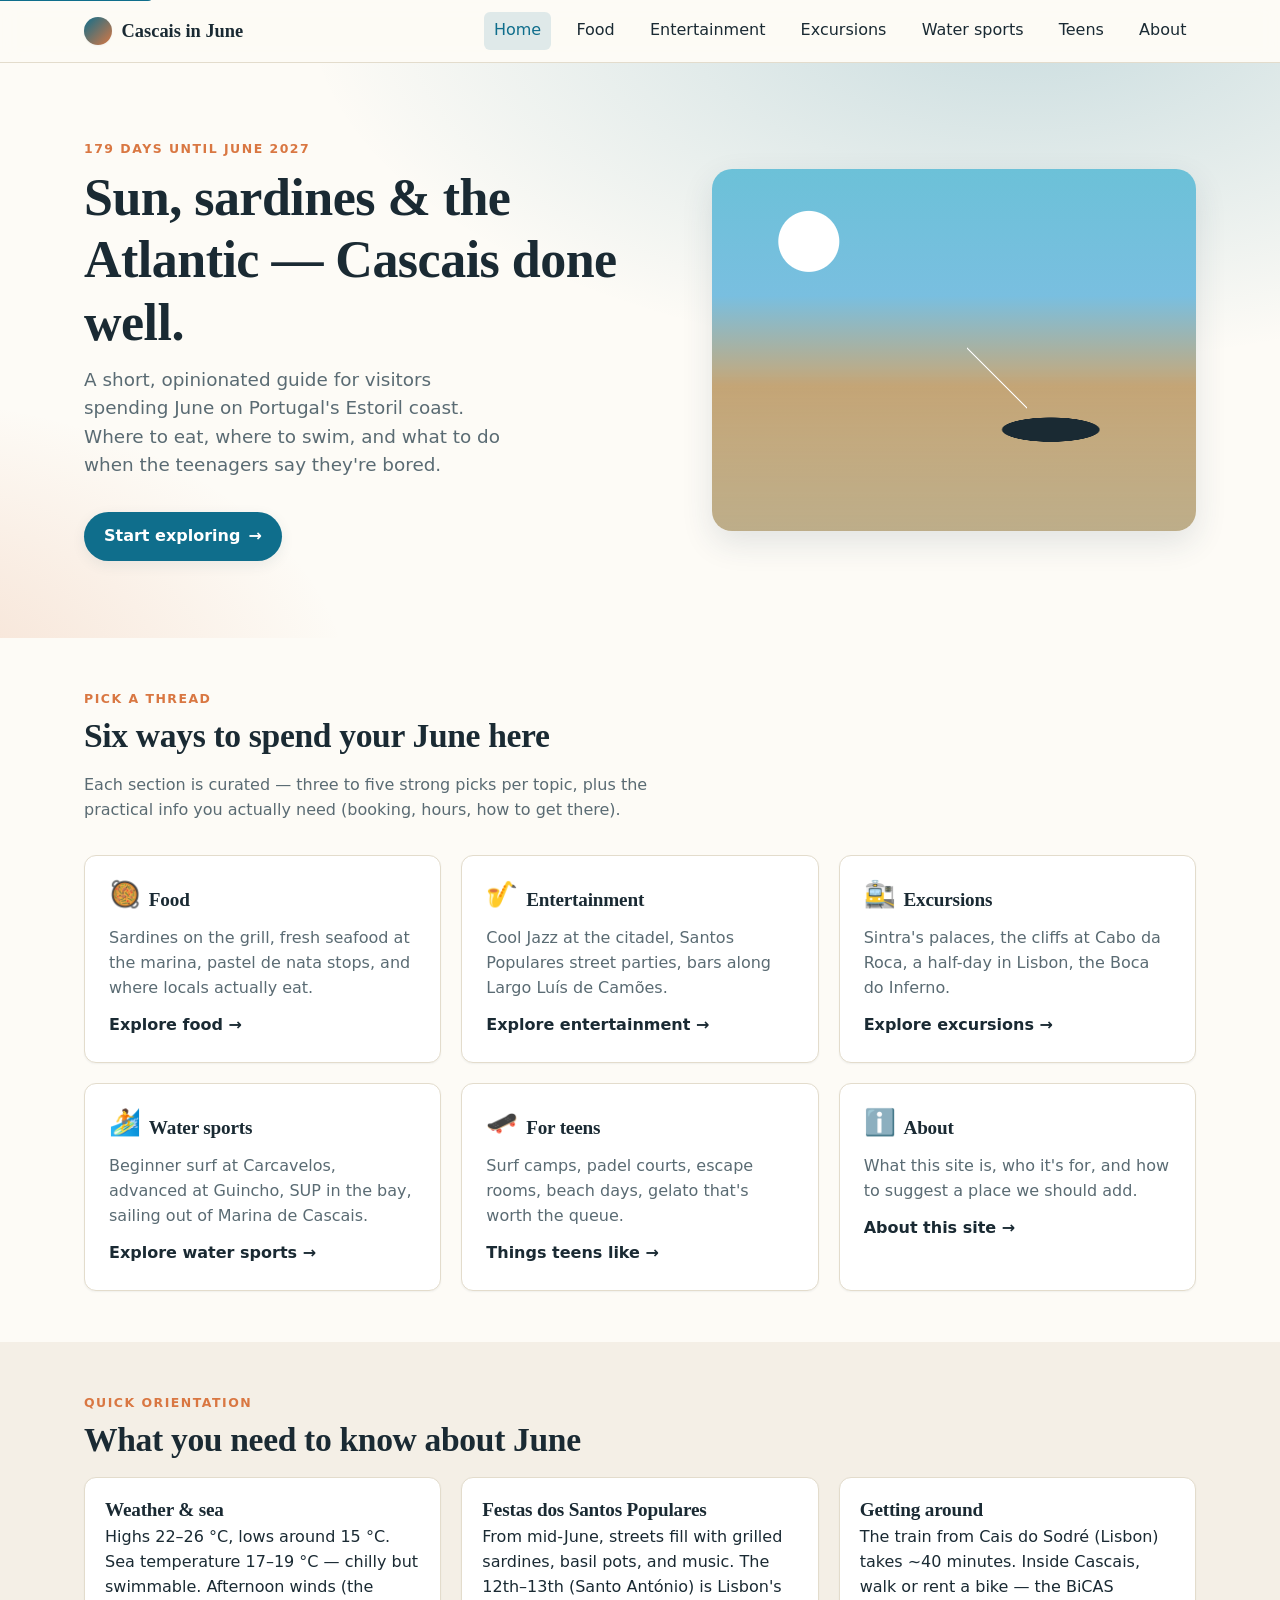
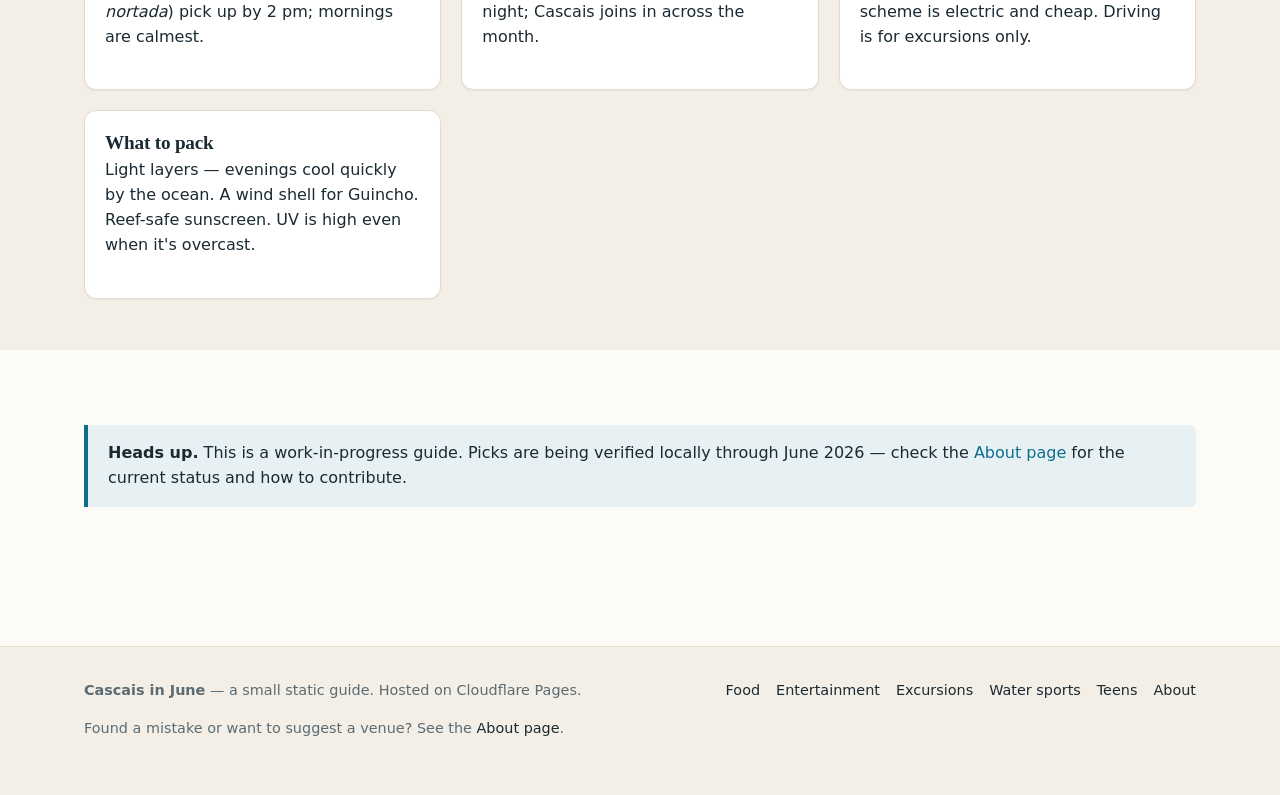
<file: index.html>
<!doctype html>
<html lang="en">
  <head>
    <meta charset="utf-8" />
    <meta name="viewport" content="width=device-width, initial-scale=1" />
    <meta name="color-scheme" content="light dark" />
    <meta name="description" content="A short, opinionated guide to Cascais, Portugal in June — food, entertainment, excursions, water sports, and things to do with teenagers." />
    <title>Cascais in June — a tourist's guide</title>
    <link rel="icon" href="/assets/favicon.svg" type="image/svg+xml" />
    <link rel="stylesheet" href="/assets/css/styles.css" />
    <script defer src="/assets/js/main.js"></script>
  </head>
  <body>
    <a href="#main" class="skip-link">Skip to content</a>

    <header class="site-header">
      <div class="container site-header__inner">
        <a href="/" class="brand">
          <span class="brand__mark" aria-hidden="true"></span>
          <span>Cascais in June</span>
        </a>
        <button class="nav-toggle" type="button" aria-controls="primary-nav" aria-expanded="false" aria-label="Open menu">
          <span class="nav-toggle__bars" aria-hidden="true"></span>
        </button>
        <nav class="site-nav" id="primary-nav" aria-label="Primary">
          <ul>
            <li><a href="/">Home</a></li>
            <li><a href="/food/">Food</a></li>
            <li><a href="/entertainment/">Entertainment</a></li>
            <li><a href="/excursions/">Excursions</a></li>
            <li><a href="/water-sports/">Water sports</a></li>
            <li><a href="/teens/">Teens</a></li>
            <li><a href="/about/">About</a></li>
          </ul>
        </nav>
      </div>
    </header>

    <main id="main">

      <section class="hero">
        <div class="container hero__grid">
          <div>
            <p class="eyebrow" data-days-to-june>June in Cascais</p>
            <h1 class="hero__title">Sun, sardines &amp; the Atlantic — Cascais done well.</h1>
            <p class="hero__lede">
              A short, opinionated guide for visitors spending June on Portugal's Estoril coast.
              Where to eat, where to swim, and what to do when the teenagers say they're bored.
            </p>
            <a class="hero__cta" href="#topics">
              Start exploring
              <span aria-hidden="true">→</span>
            </a>
          </div>
          <div class="hero__art" role="img" aria-label="Stylised illustration of the Cascais bay with a sailboat at sunset"></div>
        </div>
      </section>

      <section class="section" id="topics">
        <div class="container">
          <p class="eyebrow">Pick a thread</p>
          <h2>Six ways to spend your June here</h2>
          <p class="text-muted" style="max-width: 60ch;">
            Each section is curated — three to five strong picks per topic, plus the practical info
            you actually need (booking, hours, how to get there).
          </p>

          <div class="card-grid" style="margin-top: 2rem;">
            <a class="topic-card card-link" href="/food/">
              <h3><span class="card-emoji" aria-hidden="true">🥘</span> Food</h3>
              <p>Sardines on the grill, fresh seafood at the marina, pastel de nata stops, and where locals actually eat.</p>
              <span class="topic-card__more">Explore food →</span>
            </a>

            <a class="topic-card card-link" href="/entertainment/">
              <h3><span class="card-emoji" aria-hidden="true">🎷</span> Entertainment</h3>
              <p>Cool Jazz at the citadel, Santos Populares street parties, bars along Largo Luís de Camões.</p>
              <span class="topic-card__more">Explore entertainment →</span>
            </a>

            <a class="topic-card card-link" href="/excursions/">
              <h3><span class="card-emoji" aria-hidden="true">🚉</span> Excursions</h3>
              <p>Sintra's palaces, the cliffs at Cabo da Roca, a half-day in Lisbon, the Boca do Inferno.</p>
              <span class="topic-card__more">Explore excursions →</span>
            </a>

            <a class="topic-card card-link" href="/water-sports/">
              <h3><span class="card-emoji" aria-hidden="true">🏄</span> Water sports</h3>
              <p>Beginner surf at Carcavelos, advanced at Guincho, SUP in the bay, sailing out of Marina de Cascais.</p>
              <span class="topic-card__more">Explore water sports →</span>
            </a>

            <a class="topic-card card-link" href="/teens/">
              <h3><span class="card-emoji" aria-hidden="true">🛹</span> For teens</h3>
              <p>Surf camps, padel courts, escape rooms, beach days, gelato that's worth the queue.</p>
              <span class="topic-card__more">Things teens like →</span>
            </a>

            <a class="topic-card card-link" href="/about/">
              <h3><span class="card-emoji" aria-hidden="true">ℹ️</span> About</h3>
              <p>What this site is, who it's for, and how to suggest a place we should add.</p>
              <span class="topic-card__more">About this site →</span>
            </a>
          </div>
        </div>
      </section>

      <section class="section section--alt">
        <div class="container">
          <p class="eyebrow">Quick orientation</p>
          <h2>What you need to know about June</h2>

          <div class="card-grid">
            <article class="card">
              <h3>Weather &amp; sea</h3>
              <p>Highs 22–26 °C, lows around 15 °C. Sea temperature 17–19 °C — chilly but swimmable. Afternoon winds (the <em>nortada</em>) pick up by 2 pm; mornings are calmest.</p>
            </article>

            <article class="card">
              <h3>Festas dos Santos Populares</h3>
              <p>From mid-June, streets fill with grilled sardines, basil pots, and music. The 12th–13th (Santo António) is Lisbon's night; Cascais joins in across the month.</p>
            </article>

            <article class="card">
              <h3>Getting around</h3>
              <p>The train from Cais do Sodré (Lisbon) takes ~40 minutes. Inside Cascais, walk or rent a bike — the BiCAS scheme is electric and cheap. Driving is for excursions only.</p>
            </article>

            <article class="card">
              <h3>What to pack</h3>
              <p>Light layers — evenings cool quickly by the ocean. A wind shell for Guincho. Reef-safe sunscreen. UV is high even when it's overcast.</p>
            </article>
          </div>
        </div>
      </section>

      <section class="section">
        <div class="container">
          <div class="callout callout--info">
            <p><strong>Heads up.</strong> This is a work-in-progress guide. Picks are being verified locally
              through June 2026 — check the <a href="/about/">About page</a> for the current status and how to contribute.</p>
          </div>
        </div>
      </section>

    </main>

    <footer class="site-footer">
      <div class="container site-footer__grid">
        <div>
          <p><strong>Cascais in June</strong> — a small static guide. Hosted on Cloudflare Pages.</p>
          <p class="mt-0">Found a mistake or want to suggest a venue? See the <a href="/about/">About page</a>.</p>
        </div>
        <nav aria-label="Footer">
          <ul>
            <li><a href="/food/">Food</a></li>
            <li><a href="/entertainment/">Entertainment</a></li>
            <li><a href="/excursions/">Excursions</a></li>
            <li><a href="/water-sports/">Water sports</a></li>
            <li><a href="/teens/">Teens</a></li>
            <li><a href="/about/">About</a></li>
          </ul>
        </nav>
      </div>
    </footer>
  </body>
</html>
</file>
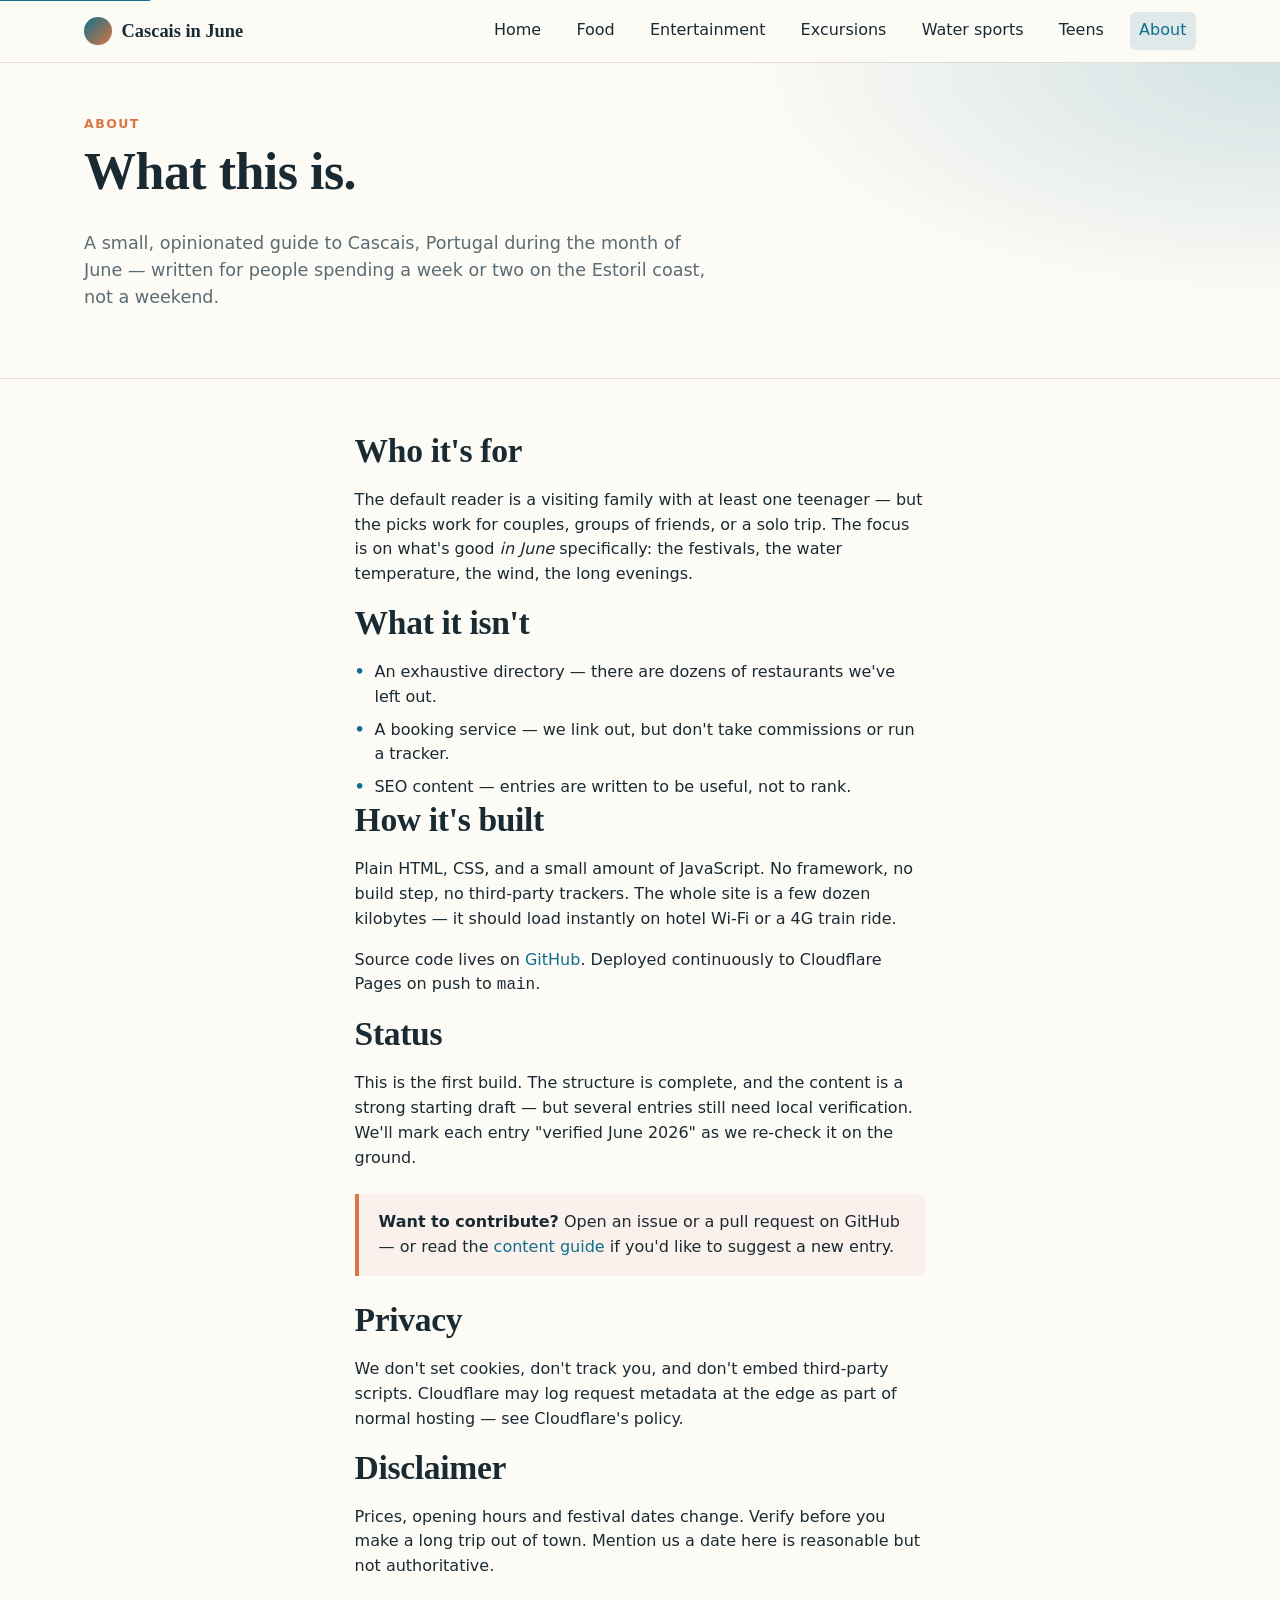
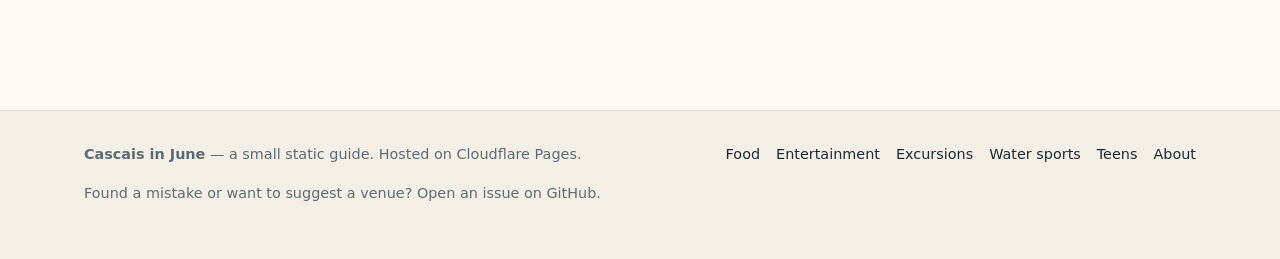
<file: about/index.html>
<!doctype html>
<html lang="en">
  <head>
    <meta charset="utf-8" />
    <meta name="viewport" content="width=device-width, initial-scale=1" />
    <meta name="color-scheme" content="light dark" />
    <meta name="description" content="About the Cascais in June guide — what it is, who it's for, and how to contribute." />
    <title>About — Cascais in June</title>
    <link rel="icon" href="/assets/favicon.svg" type="image/svg+xml" />
    <link rel="stylesheet" href="/assets/css/styles.css" />
    <script defer src="/assets/js/main.js"></script>
  </head>
  <body>
    <a href="#main" class="skip-link">Skip to content</a>

    <header class="site-header">
      <div class="container site-header__inner">
        <a href="/" class="brand">
          <span class="brand__mark" aria-hidden="true"></span>
          <span>Cascais in June</span>
        </a>
        <button class="nav-toggle" type="button" aria-controls="primary-nav" aria-expanded="false" aria-label="Open menu">
          <span class="nav-toggle__bars" aria-hidden="true"></span>
        </button>
        <nav class="site-nav" id="primary-nav" aria-label="Primary">
          <ul>
            <li><a href="/">Home</a></li>
            <li><a href="/food/">Food</a></li>
            <li><a href="/entertainment/">Entertainment</a></li>
            <li><a href="/excursions/">Excursions</a></li>
            <li><a href="/water-sports/">Water sports</a></li>
            <li><a href="/teens/">Teens</a></li>
            <li><a href="/about/">About</a></li>
          </ul>
        </nav>
      </div>
    </header>

    <main id="main">

      <section class="page-header">
        <div class="container">
          <p class="eyebrow">About</p>
          <h1>What this is.</h1>
          <p class="page-header__lede">
            A small, opinionated guide to Cascais, Portugal during the month of June —
            written for people spending a week or two on the Estoril coast, not a weekend.
          </p>
        </div>
      </section>

      <section class="section">
        <div class="container" style="max-width: 60ch;">

          <h2>Who it's for</h2>
          <p>
            The default reader is a visiting family with at least one teenager — but the picks work for couples,
            groups of friends, or a solo trip. The focus is on what's good <em>in June</em> specifically: the festivals,
            the water temperature, the wind, the long evenings.
          </p>

          <h2>What it isn't</h2>
          <ul class="list-tight">
            <li>An exhaustive directory — there are dozens of restaurants we've left out.</li>
            <li>A booking service — we link out, but don't take commissions or run a tracker.</li>
            <li>SEO content — entries are written to be useful, not to rank.</li>
          </ul>

          <h2>How it's built</h2>
          <p>
            Plain HTML, CSS, and a small amount of JavaScript. No framework, no build step, no third-party trackers.
            The whole site is a few dozen kilobytes — it should load instantly on hotel Wi-Fi or a 4G train ride.
          </p>
          <p>
            Source code lives on <a href="https://github.com/gcameron00/cascais-planning">GitHub</a>.
            Deployed continuously to Cloudflare Pages on push to <code>main</code>.
          </p>

          <h2>Status</h2>
          <p>
            This is the first build. The structure is complete, and the content is a strong starting draft
            — but several entries still need local verification. We'll mark each entry "verified June 2026"
            as we re-check it on the ground.
          </p>

          <div class="callout">
            <p><strong>Want to contribute?</strong> Open an issue or a pull request on GitHub —
              or read the <a href="https://github.com/gcameron00/cascais-planning/blob/main/docs/CONTENT_GUIDE.md">content guide</a>
              if you'd like to suggest a new entry.</p>
          </div>

          <h2>Privacy</h2>
          <p>
            We don't set cookies, don't track you, and don't embed third-party scripts. Cloudflare may log
            request metadata at the edge as part of normal hosting — see Cloudflare's policy.
          </p>

          <h2>Disclaimer</h2>
          <p>
            Prices, opening hours and festival dates change. Verify before you make a long trip out of town.
            Mention us a date here is reasonable but not authoritative.
          </p>

        </div>
      </section>

    </main>

    <footer class="site-footer">
      <div class="container site-footer__grid">
        <div>
          <p><strong>Cascais in June</strong> — a small static guide. Hosted on Cloudflare Pages.</p>
          <p class="mt-0">Found a mistake or want to suggest a venue? Open an issue on GitHub.</p>
        </div>
        <nav aria-label="Footer">
          <ul>
            <li><a href="/food/">Food</a></li>
            <li><a href="/entertainment/">Entertainment</a></li>
            <li><a href="/excursions/">Excursions</a></li>
            <li><a href="/water-sports/">Water sports</a></li>
            <li><a href="/teens/">Teens</a></li>
            <li><a href="/about/">About</a></li>
          </ul>
        </nav>
      </div>
    </footer>
  </body>
</html>
</file>
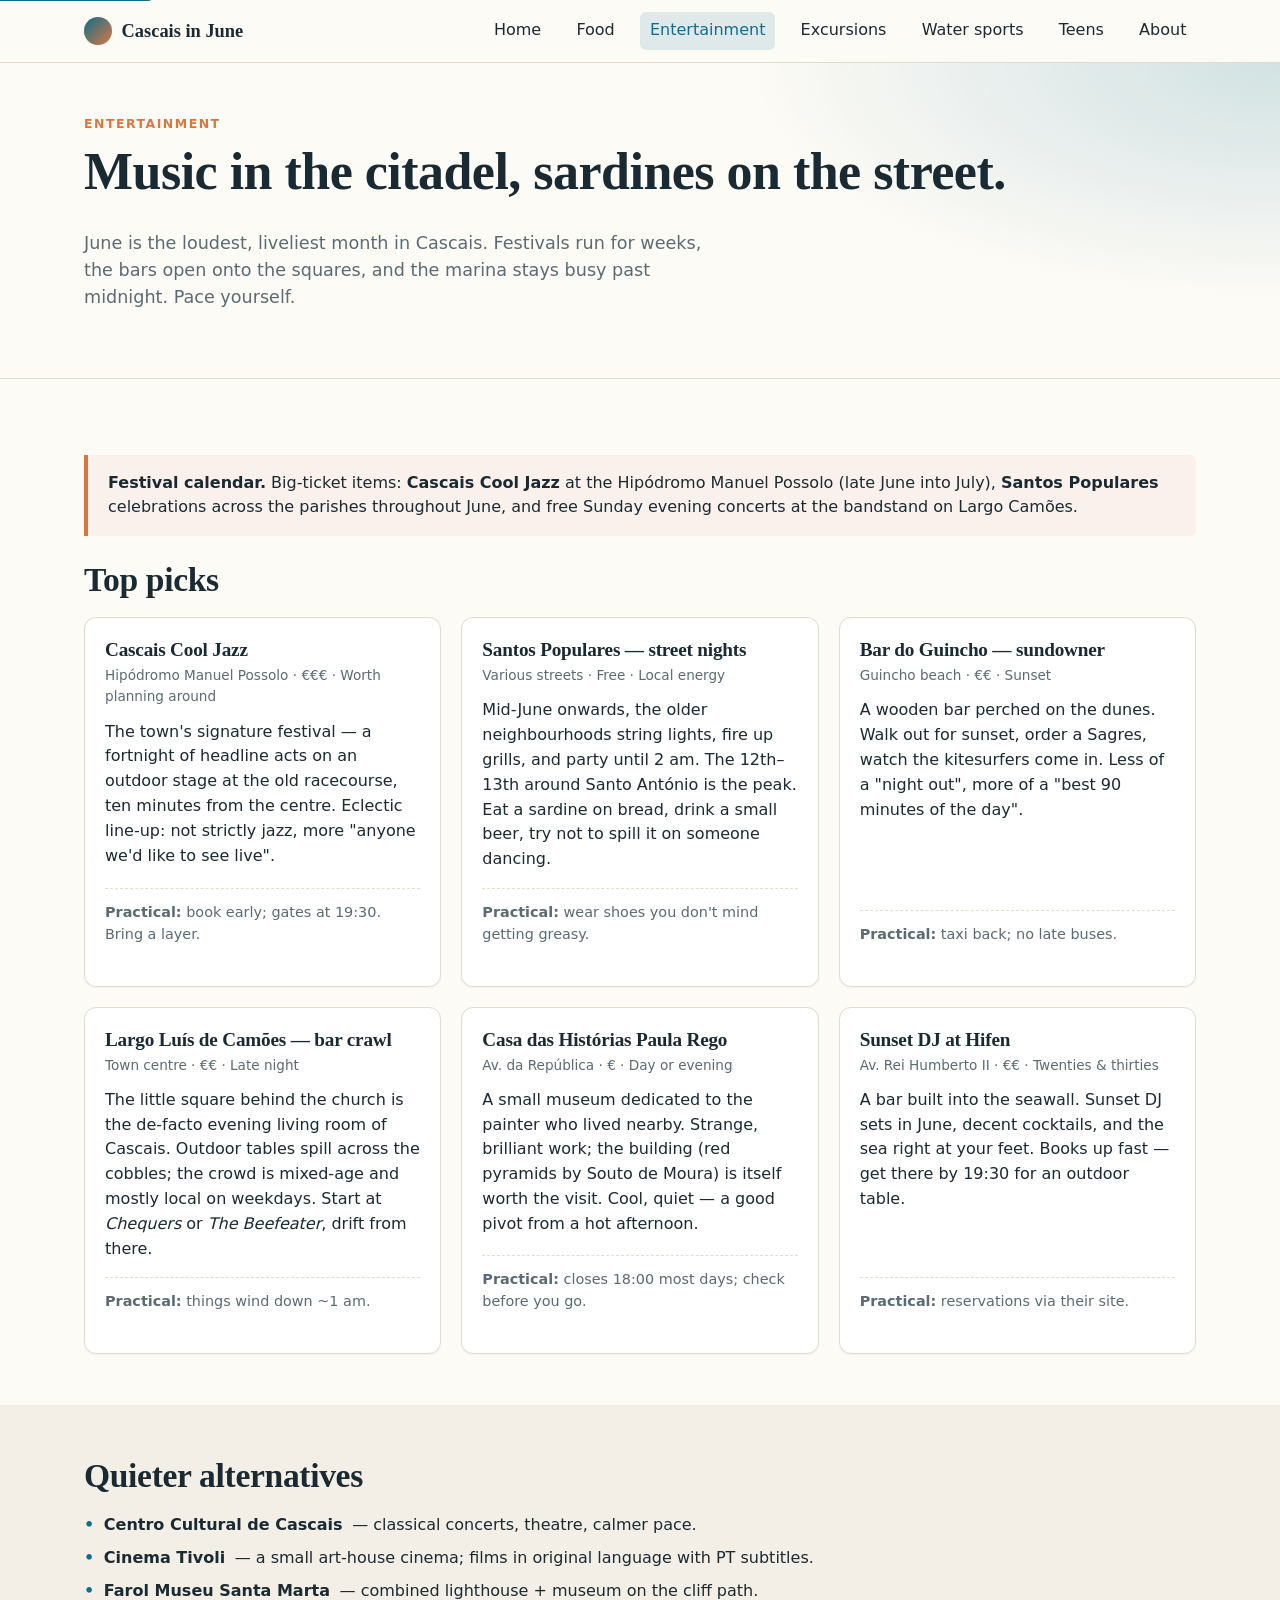
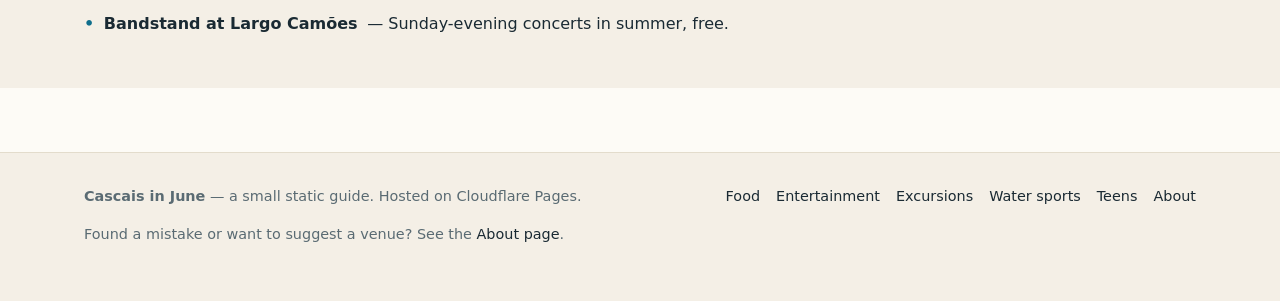
<file: entertainment/index.html>
<!doctype html>
<html lang="en">
  <head>
    <meta charset="utf-8" />
    <meta name="viewport" content="width=device-width, initial-scale=1" />
    <meta name="color-scheme" content="light dark" />
    <meta name="description" content="Entertainment in Cascais in June — festivals, live music, nightlife, family-friendly evenings." />
    <title>Entertainment — Cascais in June</title>
    <link rel="icon" href="/assets/favicon.svg" type="image/svg+xml" />
    <link rel="stylesheet" href="/assets/css/styles.css" />
    <script defer src="/assets/js/main.js"></script>
  </head>
  <body>
    <a href="#main" class="skip-link">Skip to content</a>

    <header class="site-header">
      <div class="container site-header__inner">
        <a href="/" class="brand">
          <span class="brand__mark" aria-hidden="true"></span>
          <span>Cascais in June</span>
        </a>
        <button class="nav-toggle" type="button" aria-controls="primary-nav" aria-expanded="false" aria-label="Open menu">
          <span class="nav-toggle__bars" aria-hidden="true"></span>
        </button>
        <nav class="site-nav" id="primary-nav" aria-label="Primary">
          <ul>
            <li><a href="/">Home</a></li>
            <li><a href="/food/">Food</a></li>
            <li><a href="/entertainment/">Entertainment</a></li>
            <li><a href="/excursions/">Excursions</a></li>
            <li><a href="/water-sports/">Water sports</a></li>
            <li><a href="/teens/">Teens</a></li>
            <li><a href="/about/">About</a></li>
          </ul>
        </nav>
      </div>
    </header>

    <main id="main">

      <section class="page-header">
        <div class="container">
          <p class="eyebrow">Entertainment</p>
          <h1>Music in the citadel, sardines on the street.</h1>
          <p class="page-header__lede">
            June is the loudest, liveliest month in Cascais. Festivals run for weeks, the bars
            open onto the squares, and the marina stays busy past midnight. Pace yourself.
          </p>
        </div>
      </section>

      <section class="section">
        <div class="container">

          <div class="callout">
            <p><strong>Festival calendar.</strong> Big-ticket items: <strong>Cascais Cool Jazz</strong> at the Hipódromo
              Manuel Possolo (late June into July), <strong>Santos Populares</strong> celebrations across the parishes
              throughout June, and free Sunday evening concerts at the bandstand on Largo Camões.</p>
          </div>

          <h2>Top picks</h2>
          <div class="card-grid">

            <article class="card">
              <h3>Cascais Cool Jazz</h3>
              <p class="card-meta">Hipódromo Manuel Possolo · €€€ · Worth planning around</p>
              <p>The town's signature festival — a fortnight of headline acts on an outdoor stage at the old racecourse, ten minutes from the centre. Eclectic line-up: not strictly jazz, more "anyone we'd like to see live".</p>
              <p class="card-practical"><strong>Practical:</strong> book early; gates at 19:30. Bring a layer.</p>
            </article>

            <article class="card">
              <h3>Santos Populares — street nights</h3>
              <p class="card-meta">Various streets · Free · Local energy</p>
              <p>Mid-June onwards, the older neighbourhoods string lights, fire up grills, and party until 2 am. The 12th–13th around Santo António is the peak. Eat a sardine on bread, drink a small beer, try not to spill it on someone dancing.</p>
              <p class="card-practical"><strong>Practical:</strong> wear shoes you don't mind getting greasy.</p>
            </article>

            <article class="card">
              <h3>Bar do Guincho — sundowner</h3>
              <p class="card-meta">Guincho beach · €€ · Sunset</p>
              <p>A wooden bar perched on the dunes. Walk out for sunset, order a Sagres, watch the kitesurfers come in. Less of a "night out", more of a "best 90 minutes of the day".</p>
              <p class="card-practical"><strong>Practical:</strong> taxi back; no late buses.</p>
            </article>

            <article class="card">
              <h3>Largo Luís de Camões — bar crawl</h3>
              <p class="card-meta">Town centre · €€ · Late night</p>
              <p>The little square behind the church is the de-facto evening living room of Cascais. Outdoor tables spill across the cobbles; the crowd is mixed-age and mostly local on weekdays. Start at <em>Chequers</em> or <em>The Beefeater</em>, drift from there.</p>
              <p class="card-practical"><strong>Practical:</strong> things wind down ~1 am.</p>
            </article>

            <article class="card">
              <h3>Casa das Histórias Paula Rego</h3>
              <p class="card-meta">Av. da República · € · Day or evening</p>
              <p>A small museum dedicated to the painter who lived nearby. Strange, brilliant work; the building (red pyramids by Souto de Moura) is itself worth the visit. Cool, quiet — a good pivot from a hot afternoon.</p>
              <p class="card-practical"><strong>Practical:</strong> closes 18:00 most days; check before you go.</p>
            </article>

            <article class="card">
              <h3>Sunset DJ at Hifen</h3>
              <p class="card-meta">Av. Rei Humberto II · €€ · Twenties &amp; thirties</p>
              <p>A bar built into the seawall. Sunset DJ sets in June, decent cocktails, and the sea right at your feet. Books up fast — get there by 19:30 for an outdoor table.</p>
              <p class="card-practical"><strong>Practical:</strong> reservations via their site.</p>
            </article>

          </div>
        </div>
      </section>

      <section class="section section--alt">
        <div class="container">
          <h2>Quieter alternatives</h2>
          <ul class="list-tight">
            <li><strong>Centro Cultural de Cascais</strong> — classical concerts, theatre, calmer pace.</li>
            <li><strong>Cinema Tivoli</strong> — a small art-house cinema; films in original language with PT subtitles.</li>
            <li><strong>Farol Museu Santa Marta</strong> — combined lighthouse + museum on the cliff path.</li>
            <li><strong>Bandstand at Largo Camões</strong> — Sunday-evening concerts in summer, free.</li>
          </ul>
        </div>
      </section>

    </main>

    <footer class="site-footer">
      <div class="container site-footer__grid">
        <div>
          <p><strong>Cascais in June</strong> — a small static guide. Hosted on Cloudflare Pages.</p>
          <p class="mt-0">Found a mistake or want to suggest a venue? See the <a href="/about/">About page</a>.</p>
        </div>
        <nav aria-label="Footer">
          <ul>
            <li><a href="/food/">Food</a></li>
            <li><a href="/entertainment/">Entertainment</a></li>
            <li><a href="/excursions/">Excursions</a></li>
            <li><a href="/water-sports/">Water sports</a></li>
            <li><a href="/teens/">Teens</a></li>
            <li><a href="/about/">About</a></li>
          </ul>
        </nav>
      </div>
    </footer>
  </body>
</html>
</file>
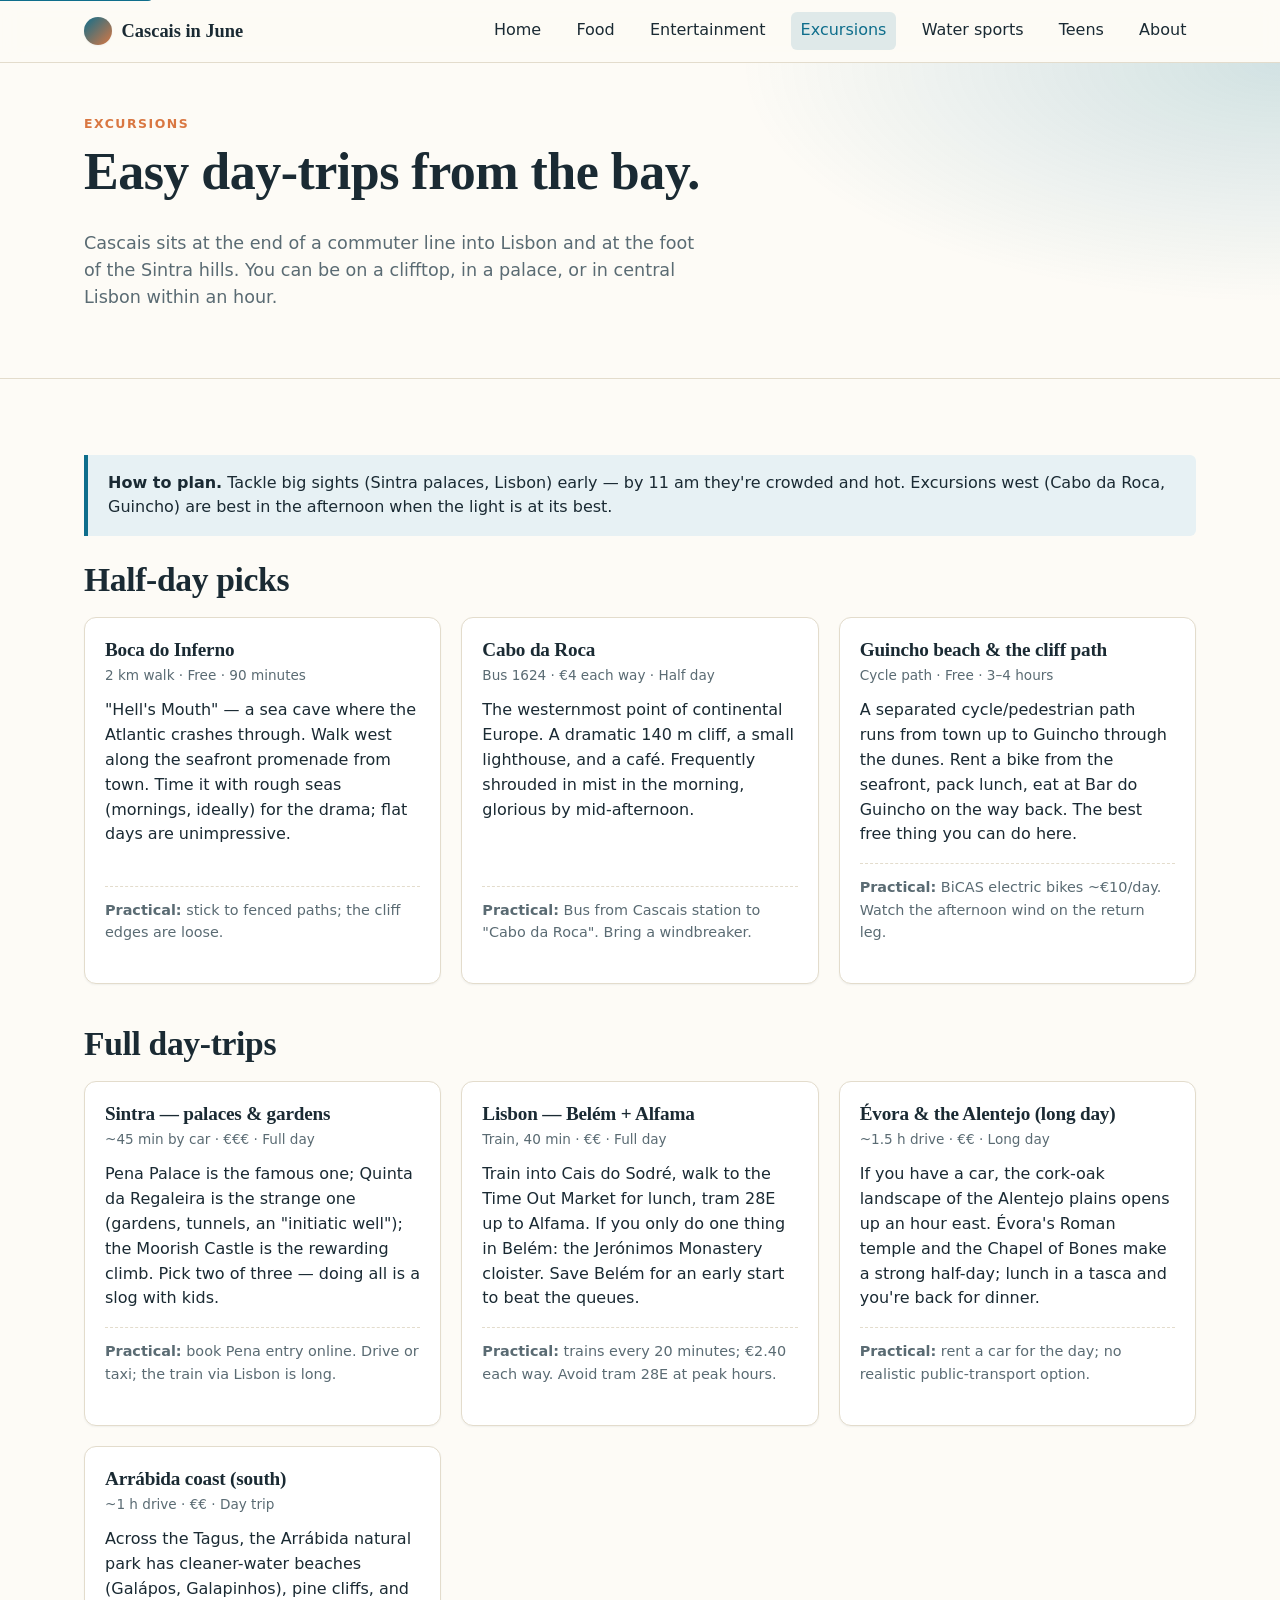
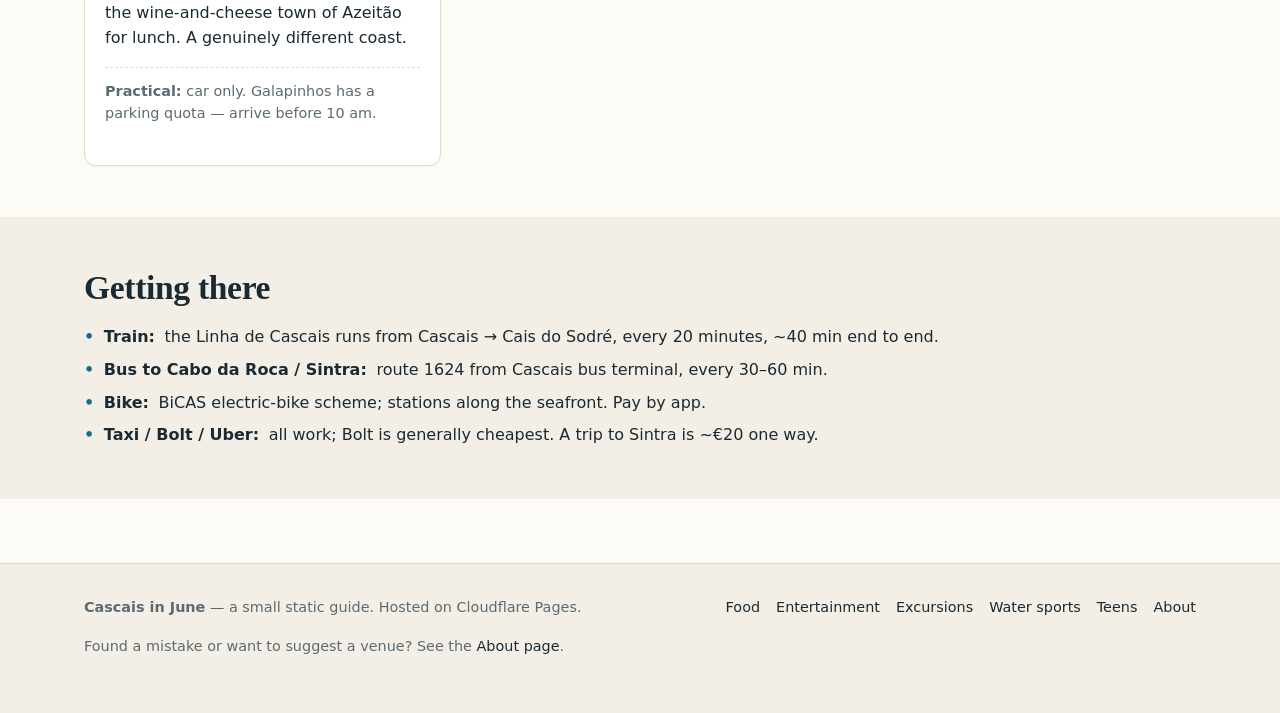
<file: excursions/index.html>
<!doctype html>
<html lang="en">
  <head>
    <meta charset="utf-8" />
    <meta name="viewport" content="width=device-width, initial-scale=1" />
    <meta name="color-scheme" content="light dark" />
    <meta name="description" content="Half-day and day-trip excursions from Cascais — Sintra, Cabo da Roca, Lisbon, Boca do Inferno, Guincho." />
    <title>Excursions — Cascais in June</title>
    <link rel="icon" href="/assets/favicon.svg" type="image/svg+xml" />
    <link rel="stylesheet" href="/assets/css/styles.css" />
    <script defer src="/assets/js/main.js"></script>
  </head>
  <body>
    <a href="#main" class="skip-link">Skip to content</a>

    <header class="site-header">
      <div class="container site-header__inner">
        <a href="/" class="brand">
          <span class="brand__mark" aria-hidden="true"></span>
          <span>Cascais in June</span>
        </a>
        <button class="nav-toggle" type="button" aria-controls="primary-nav" aria-expanded="false" aria-label="Open menu">
          <span class="nav-toggle__bars" aria-hidden="true"></span>
        </button>
        <nav class="site-nav" id="primary-nav" aria-label="Primary">
          <ul>
            <li><a href="/">Home</a></li>
            <li><a href="/food/">Food</a></li>
            <li><a href="/entertainment/">Entertainment</a></li>
            <li><a href="/excursions/">Excursions</a></li>
            <li><a href="/water-sports/">Water sports</a></li>
            <li><a href="/teens/">Teens</a></li>
            <li><a href="/about/">About</a></li>
          </ul>
        </nav>
      </div>
    </header>

    <main id="main">

      <section class="page-header">
        <div class="container">
          <p class="eyebrow">Excursions</p>
          <h1>Easy day-trips from the bay.</h1>
          <p class="page-header__lede">
            Cascais sits at the end of a commuter line into Lisbon and at the foot of the Sintra hills.
            You can be on a clifftop, in a palace, or in central Lisbon within an hour.
          </p>
        </div>
      </section>

      <section class="section">
        <div class="container">

          <div class="callout callout--info">
            <p><strong>How to plan.</strong> Tackle big sights (Sintra palaces, Lisbon) early — by 11 am they're crowded
              and hot. Excursions west (Cabo da Roca, Guincho) are best in the afternoon when the light is at its best.</p>
          </div>

          <h2>Half-day picks</h2>
          <div class="card-grid">

            <article class="card">
              <h3>Boca do Inferno</h3>
              <p class="card-meta">2 km walk · Free · 90 minutes</p>
              <p>"Hell's Mouth" — a sea cave where the Atlantic crashes through. Walk west along the seafront promenade from town. Time it with rough seas (mornings, ideally) for the drama; flat days are unimpressive.</p>
              <p class="card-practical"><strong>Practical:</strong> stick to fenced paths; the cliff edges are loose.</p>
            </article>

            <article class="card">
              <h3>Cabo da Roca</h3>
              <p class="card-meta">Bus 1624 · €4 each way · Half day</p>
              <p>The westernmost point of continental Europe. A dramatic 140 m cliff, a small lighthouse, and a café. Frequently shrouded in mist in the morning, glorious by mid-afternoon.</p>
              <p class="card-practical"><strong>Practical:</strong> Bus from Cascais station to "Cabo da Roca". Bring a windbreaker.</p>
            </article>

            <article class="card">
              <h3>Guincho beach &amp; the cliff path</h3>
              <p class="card-meta">Cycle path · Free · 3–4 hours</p>
              <p>A separated cycle/pedestrian path runs from town up to Guincho through the dunes. Rent a bike from the seafront, pack lunch, eat at Bar do Guincho on the way back. The best free thing you can do here.</p>
              <p class="card-practical"><strong>Practical:</strong> BiCAS electric bikes ~€10/day. Watch the afternoon wind on the return leg.</p>
            </article>
          </div>

          <h2 style="margin-top:2.5rem;">Full day-trips</h2>
          <div class="card-grid">

            <article class="card">
              <h3>Sintra — palaces &amp; gardens</h3>
              <p class="card-meta">~45 min by car · €€€ · Full day</p>
              <p>Pena Palace is the famous one; Quinta da Regaleira is the strange one (gardens, tunnels, an "initiatic well"); the Moorish Castle is the rewarding climb. Pick two of three — doing all is a slog with kids.</p>
              <p class="card-practical"><strong>Practical:</strong> book Pena entry online. Drive or taxi; the train via Lisbon is long.</p>
            </article>

            <article class="card">
              <h3>Lisbon — Belém + Alfama</h3>
              <p class="card-meta">Train, 40 min · €€ · Full day</p>
              <p>Train into Cais do Sodré, walk to the Time Out Market for lunch, tram 28E up to Alfama. If you only do one thing in Belém: the Jerónimos Monastery cloister. Save Belém for an early start to beat the queues.</p>
              <p class="card-practical"><strong>Practical:</strong> trains every 20 minutes; €2.40 each way. Avoid tram 28E at peak hours.</p>
            </article>

            <article class="card">
              <h3>Évora &amp; the Alentejo (long day)</h3>
              <p class="card-meta">~1.5 h drive · €€ · Long day</p>
              <p>If you have a car, the cork-oak landscape of the Alentejo plains opens up an hour east. Évora's Roman temple and the Chapel of Bones make a strong half-day; lunch in a tasca and you're back for dinner.</p>
              <p class="card-practical"><strong>Practical:</strong> rent a car for the day; no realistic public-transport option.</p>
            </article>

            <article class="card">
              <h3>Arrábida coast (south)</h3>
              <p class="card-meta">~1 h drive · €€ · Day trip</p>
              <p>Across the Tagus, the Arrábida natural park has cleaner-water beaches (Galápos, Galapinhos), pine cliffs, and the wine-and-cheese town of Azeitão for lunch. A genuinely different coast.</p>
              <p class="card-practical"><strong>Practical:</strong> car only. Galapinhos has a parking quota — arrive before 10 am.</p>
            </article>

          </div>
        </div>
      </section>

      <section class="section section--alt">
        <div class="container">
          <h2>Getting there</h2>
          <ul class="list-tight">
            <li><strong>Train:</strong> the Linha de Cascais runs from Cascais → Cais do Sodré, every 20 minutes, ~40 min end to end.</li>
            <li><strong>Bus to Cabo da Roca / Sintra:</strong> route 1624 from Cascais bus terminal, every 30–60 min.</li>
            <li><strong>Bike:</strong> BiCAS electric-bike scheme; stations along the seafront. Pay by app.</li>
            <li><strong>Taxi / Bolt / Uber:</strong> all work; Bolt is generally cheapest. A trip to Sintra is ~€20 one way.</li>
          </ul>
        </div>
      </section>

    </main>

    <footer class="site-footer">
      <div class="container site-footer__grid">
        <div>
          <p><strong>Cascais in June</strong> — a small static guide. Hosted on Cloudflare Pages.</p>
          <p class="mt-0">Found a mistake or want to suggest a venue? See the <a href="/about/">About page</a>.</p>
        </div>
        <nav aria-label="Footer">
          <ul>
            <li><a href="/food/">Food</a></li>
            <li><a href="/entertainment/">Entertainment</a></li>
            <li><a href="/excursions/">Excursions</a></li>
            <li><a href="/water-sports/">Water sports</a></li>
            <li><a href="/teens/">Teens</a></li>
            <li><a href="/about/">About</a></li>
          </ul>
        </nav>
      </div>
    </footer>
  </body>
</html>
</file>
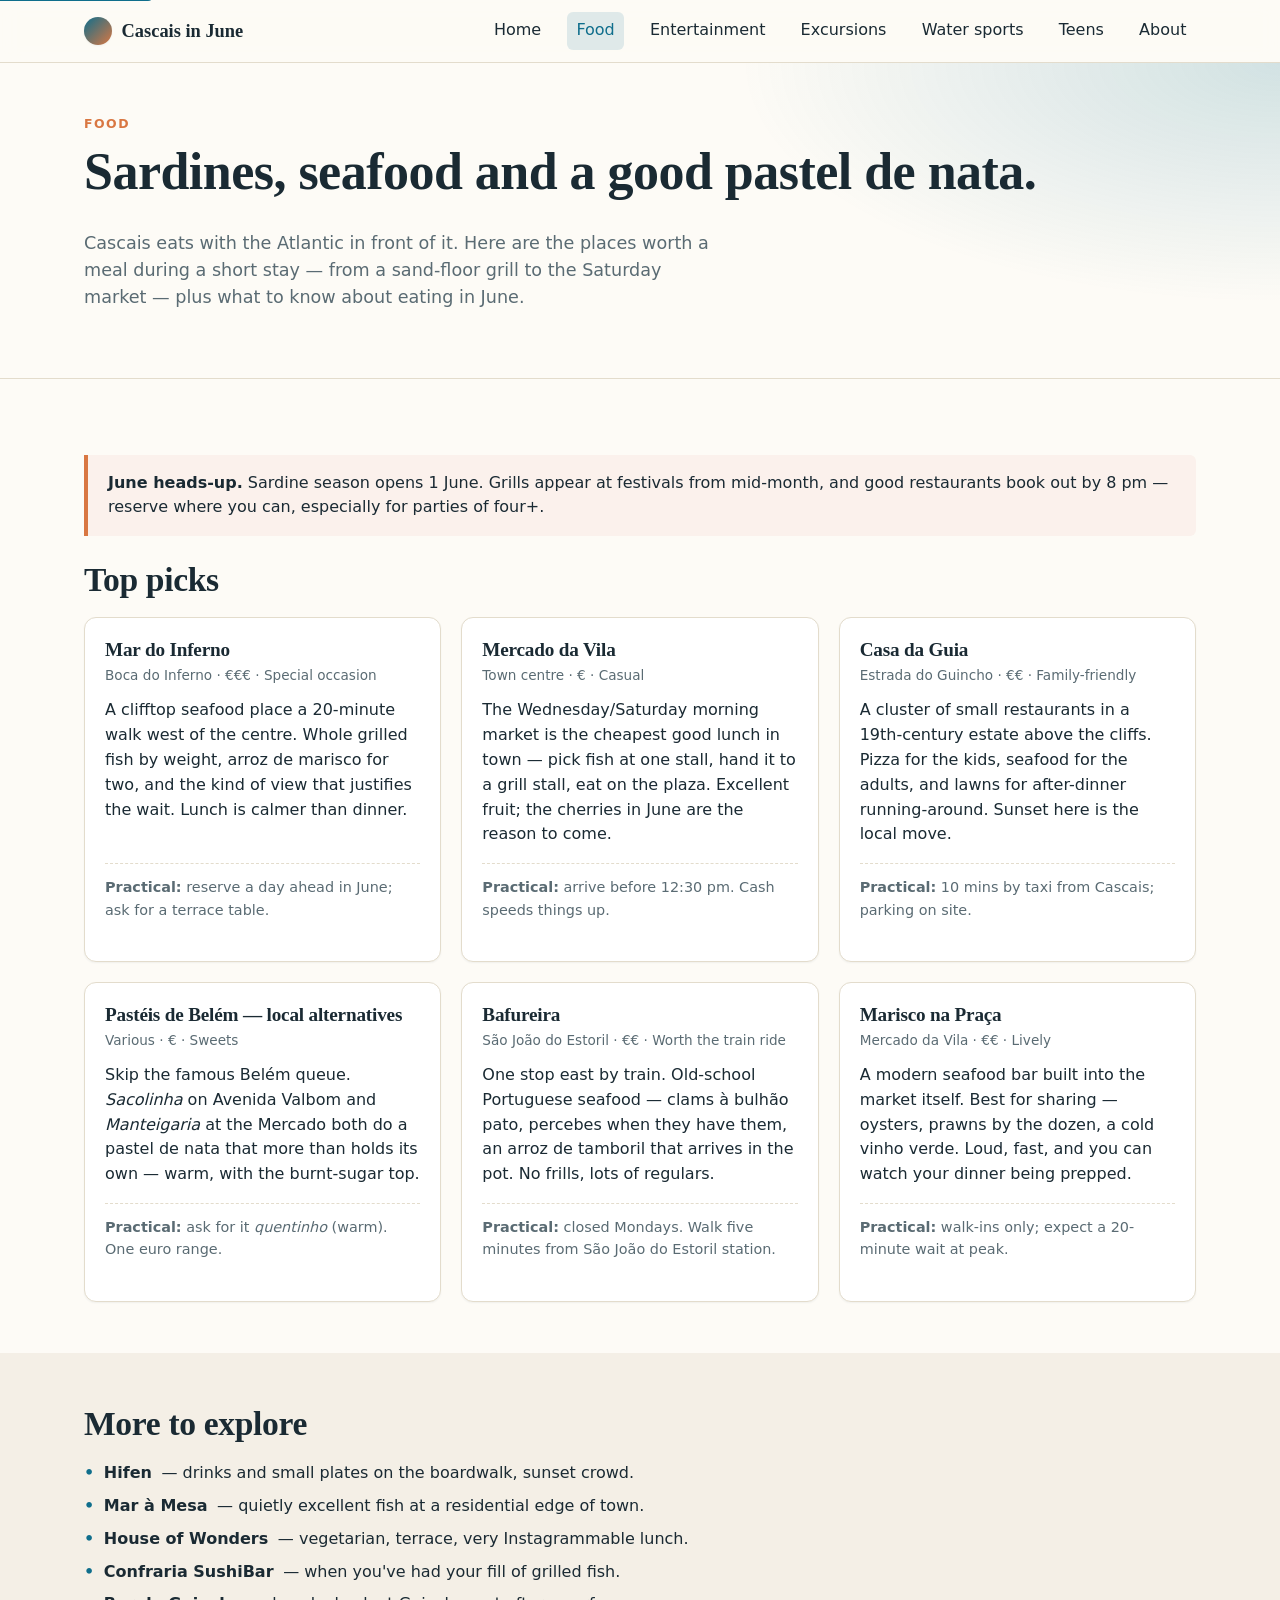
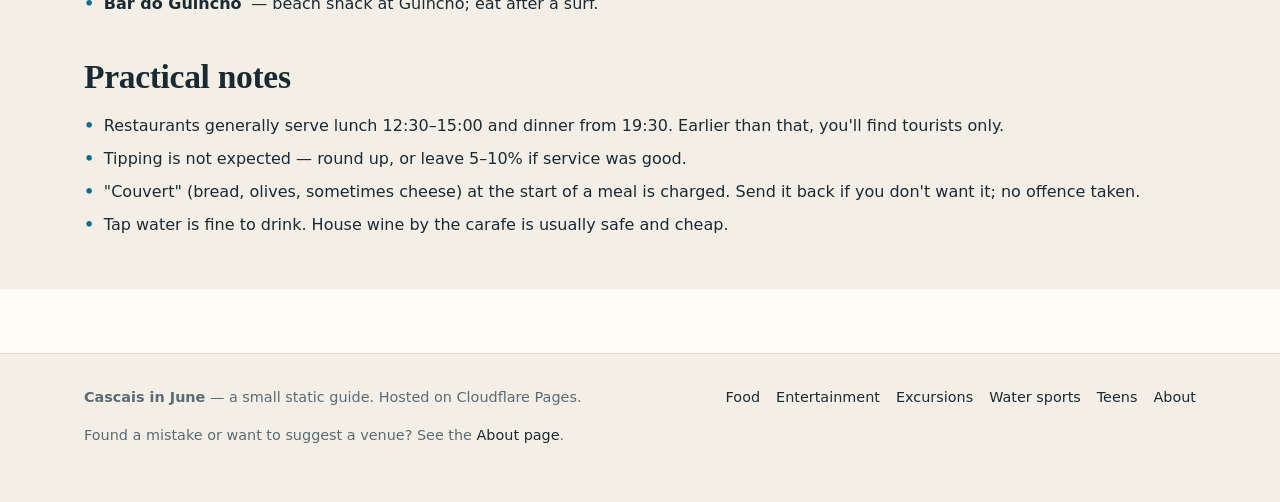
<file: food/index.html>
<!doctype html>
<html lang="en">
  <head>
    <meta charset="utf-8" />
    <meta name="viewport" content="width=device-width, initial-scale=1" />
    <meta name="color-scheme" content="light dark" />
    <meta name="description" content="Where to eat in Cascais in June — seafood, sardines, casual lunches, pastel de nata stops, and where locals go." />
    <title>Food — Cascais in June</title>
    <link rel="icon" href="/assets/favicon.svg" type="image/svg+xml" />
    <link rel="stylesheet" href="/assets/css/styles.css" />
    <script defer src="/assets/js/main.js"></script>
  </head>
  <body>
    <a href="#main" class="skip-link">Skip to content</a>

    <header class="site-header">
      <div class="container site-header__inner">
        <a href="/" class="brand">
          <span class="brand__mark" aria-hidden="true"></span>
          <span>Cascais in June</span>
        </a>
        <button class="nav-toggle" type="button" aria-controls="primary-nav" aria-expanded="false" aria-label="Open menu">
          <span class="nav-toggle__bars" aria-hidden="true"></span>
        </button>
        <nav class="site-nav" id="primary-nav" aria-label="Primary">
          <ul>
            <li><a href="/">Home</a></li>
            <li><a href="/food/">Food</a></li>
            <li><a href="/entertainment/">Entertainment</a></li>
            <li><a href="/excursions/">Excursions</a></li>
            <li><a href="/water-sports/">Water sports</a></li>
            <li><a href="/teens/">Teens</a></li>
            <li><a href="/about/">About</a></li>
          </ul>
        </nav>
      </div>
    </header>

    <main id="main">

      <section class="page-header">
        <div class="container">
          <p class="eyebrow">Food</p>
          <h1>Sardines, seafood and a good pastel de nata.</h1>
          <p class="page-header__lede">
            Cascais eats with the Atlantic in front of it. Here are the places worth a meal during a short stay —
            from a sand-floor grill to the Saturday market — plus what to know about eating in June.
          </p>
        </div>
      </section>

      <section class="section">
        <div class="container">

          <div class="callout">
            <p><strong>June heads-up.</strong> Sardine season opens 1 June. Grills appear at festivals from
              mid-month, and good restaurants book out by 8 pm — reserve where you can, especially for parties of four+.</p>
          </div>

          <h2>Top picks</h2>
          <div class="card-grid">

            <article class="card">
              <h3>Mar do Inferno</h3>
              <p class="card-meta">Boca do Inferno · €€€ · Special occasion</p>
              <p>A clifftop seafood place a 20-minute walk west of the centre. Whole grilled fish by weight, arroz de marisco for two, and the kind of view that justifies the wait. Lunch is calmer than dinner.</p>
              <p class="card-practical"><strong>Practical:</strong> reserve a day ahead in June; ask for a terrace table.</p>
            </article>

            <article class="card">
              <h3>Mercado da Vila</h3>
              <p class="card-meta">Town centre · € · Casual</p>
              <p>The Wednesday/Saturday morning market is the cheapest good lunch in town — pick fish at one stall, hand it to a grill stall, eat on the plaza. Excellent fruit; the cherries in June are the reason to come.</p>
              <p class="card-practical"><strong>Practical:</strong> arrive before 12:30 pm. Cash speeds things up.</p>
            </article>

            <article class="card">
              <h3>Casa da Guia</h3>
              <p class="card-meta">Estrada do Guincho · €€ · Family-friendly</p>
              <p>A cluster of small restaurants in a 19th-century estate above the cliffs. Pizza for the kids, seafood for the adults, and lawns for after-dinner running-around. Sunset here is the local move.</p>
              <p class="card-practical"><strong>Practical:</strong> 10 mins by taxi from Cascais; parking on site.</p>
            </article>

            <article class="card">
              <h3>Pastéis de Belém — local alternatives</h3>
              <p class="card-meta">Various · € · Sweets</p>
              <p>Skip the famous Belém queue. <em>Sacolinha</em> on Avenida Valbom and <em>Manteigaria</em> at the Mercado both do a pastel de nata that more than holds its own — warm, with the burnt-sugar top.</p>
              <p class="card-practical"><strong>Practical:</strong> ask for it <em>quentinho</em> (warm). One euro range.</p>
            </article>

            <article class="card">
              <h3>Bafureira</h3>
              <p class="card-meta">São João do Estoril · €€ · Worth the train ride</p>
              <p>One stop east by train. Old-school Portuguese seafood — clams à bulhão pato, percebes when they have them, an arroz de tamboril that arrives in the pot. No frills, lots of regulars.</p>
              <p class="card-practical"><strong>Practical:</strong> closed Mondays. Walk five minutes from São João do Estoril station.</p>
            </article>

            <article class="card">
              <h3>Marisco na Praça</h3>
              <p class="card-meta">Mercado da Vila · €€ · Lively</p>
              <p>A modern seafood bar built into the market itself. Best for sharing — oysters, prawns by the dozen, a cold vinho verde. Loud, fast, and you can watch your dinner being prepped.</p>
              <p class="card-practical"><strong>Practical:</strong> walk-ins only; expect a 20-minute wait at peak.</p>
            </article>

          </div>
        </div>
      </section>

      <section class="section section--alt">
        <div class="container">
          <h2>More to explore</h2>
          <ul class="list-tight">
            <li><strong>Hifen</strong> — drinks and small plates on the boardwalk, sunset crowd.</li>
            <li><strong>Mar à Mesa</strong> — quietly excellent fish at a residential edge of town.</li>
            <li><strong>House of Wonders</strong> — vegetarian, terrace, very Instagrammable lunch.</li>
            <li><strong>Confraria SushiBar</strong> — when you've had your fill of grilled fish.</li>
            <li><strong>Bar do Guincho</strong> — beach shack at Guincho; eat after a surf.</li>
          </ul>

          <h2 style="margin-top:2.5rem;">Practical notes</h2>
          <ul class="list-tight">
            <li>Restaurants generally serve lunch 12:30–15:00 and dinner from 19:30. Earlier than that, you'll find tourists only.</li>
            <li>Tipping is not expected — round up, or leave 5–10% if service was good.</li>
            <li>"Couvert" (bread, olives, sometimes cheese) at the start of a meal is charged. Send it back if you don't want it; no offence taken.</li>
            <li>Tap water is fine to drink. House wine by the carafe is usually safe and cheap.</li>
          </ul>
        </div>
      </section>

    </main>

    <footer class="site-footer">
      <div class="container site-footer__grid">
        <div>
          <p><strong>Cascais in June</strong> — a small static guide. Hosted on Cloudflare Pages.</p>
          <p class="mt-0">Found a mistake or want to suggest a venue? See the <a href="/about/">About page</a>.</p>
        </div>
        <nav aria-label="Footer">
          <ul>
            <li><a href="/food/">Food</a></li>
            <li><a href="/entertainment/">Entertainment</a></li>
            <li><a href="/excursions/">Excursions</a></li>
            <li><a href="/water-sports/">Water sports</a></li>
            <li><a href="/teens/">Teens</a></li>
            <li><a href="/about/">About</a></li>
          </ul>
        </nav>
      </div>
    </footer>
  </body>
</html>
</file>
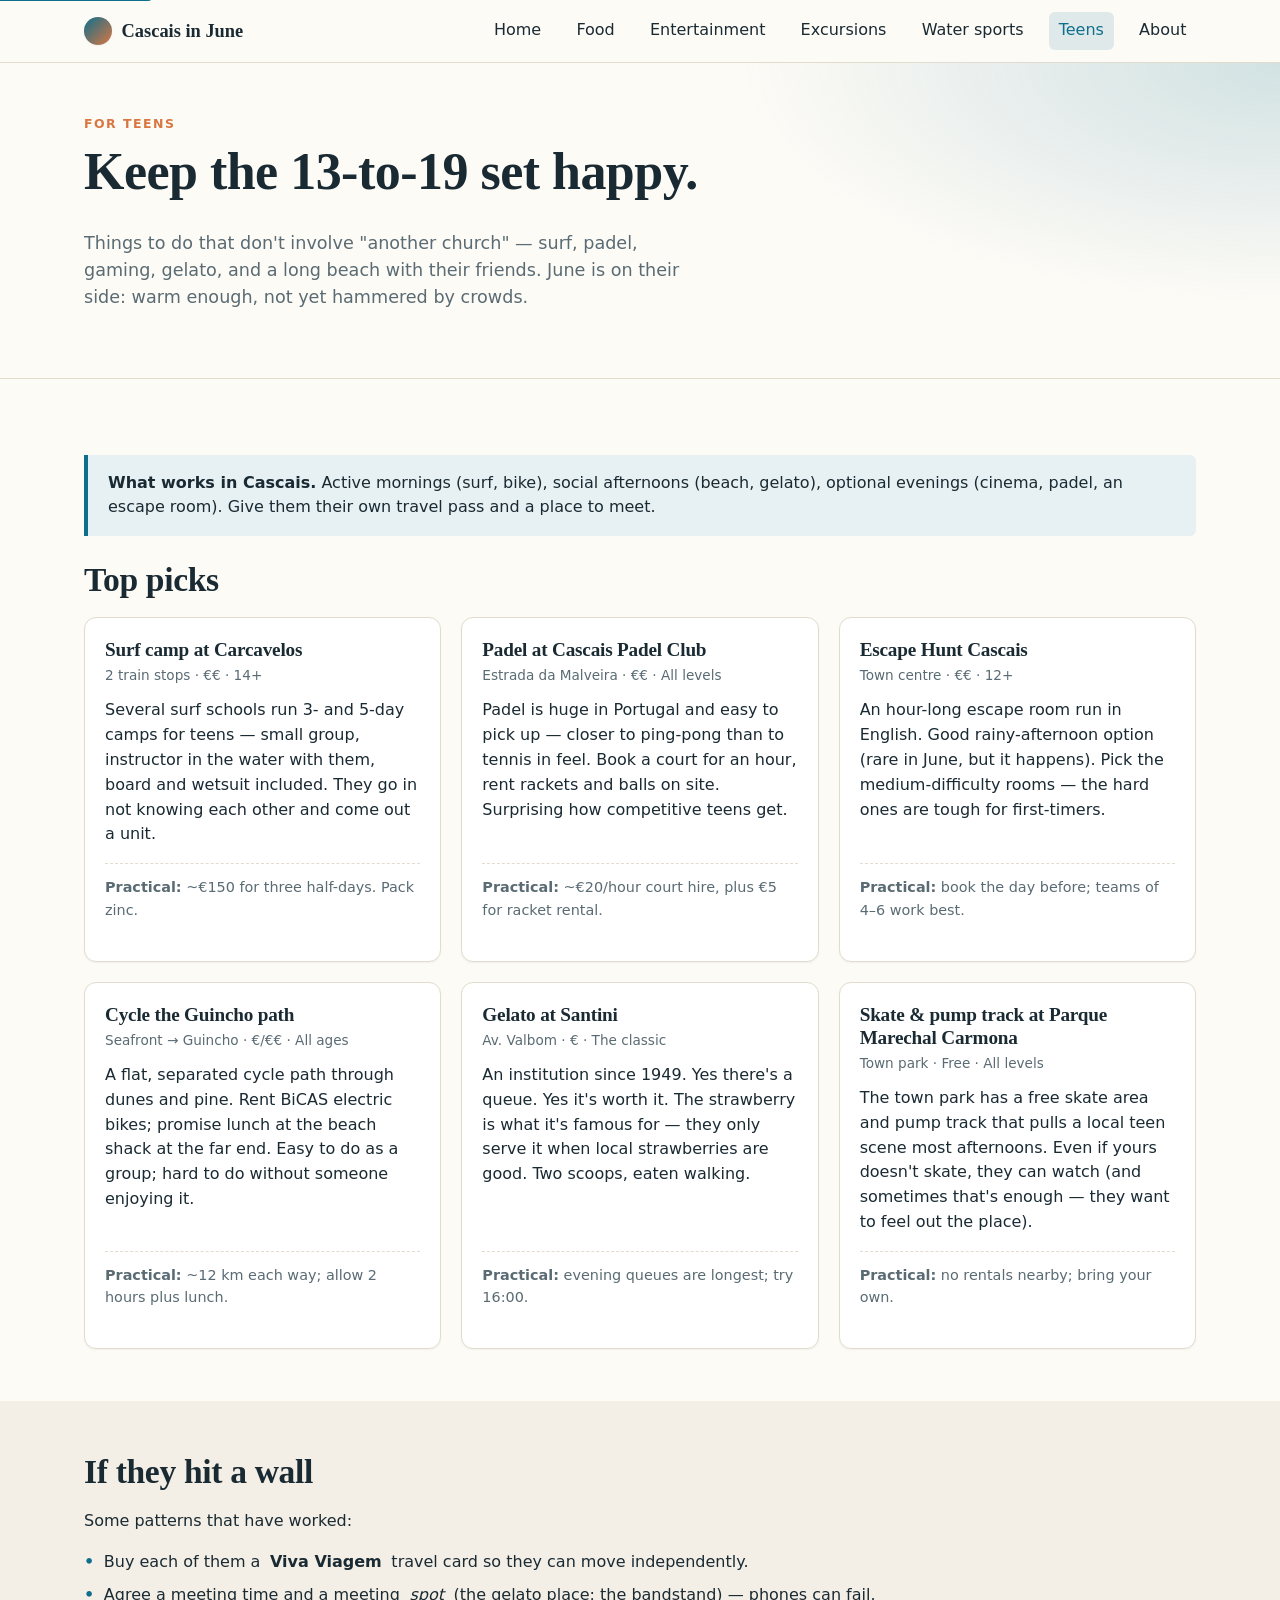
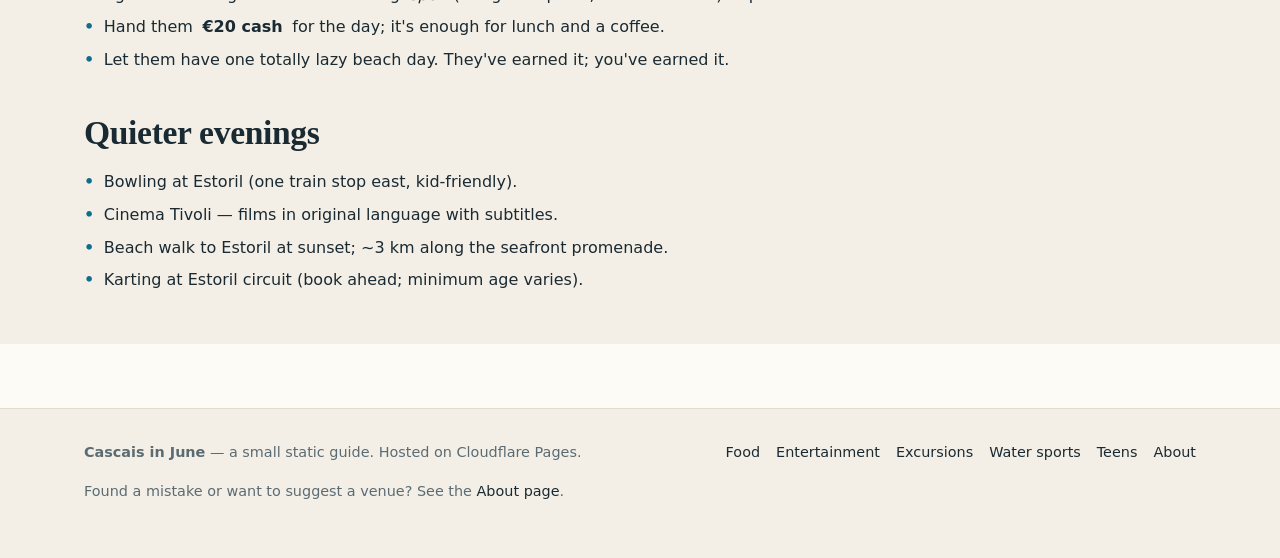
<file: teens/index.html>
<!doctype html>
<html lang="en">
  <head>
    <meta charset="utf-8" />
    <meta name="viewport" content="width=device-width, initial-scale=1" />
    <meta name="color-scheme" content="light dark" />
    <meta name="description" content="Activities for teenagers visiting Cascais in June — surf camps, padel, escape rooms, beach hangouts." />
    <title>For teens — Cascais in June</title>
    <link rel="icon" href="/assets/favicon.svg" type="image/svg+xml" />
    <link rel="stylesheet" href="/assets/css/styles.css" />
    <script defer src="/assets/js/main.js"></script>
  </head>
  <body>
    <a href="#main" class="skip-link">Skip to content</a>

    <header class="site-header">
      <div class="container site-header__inner">
        <a href="/" class="brand">
          <span class="brand__mark" aria-hidden="true"></span>
          <span>Cascais in June</span>
        </a>
        <button class="nav-toggle" type="button" aria-controls="primary-nav" aria-expanded="false" aria-label="Open menu">
          <span class="nav-toggle__bars" aria-hidden="true"></span>
        </button>
        <nav class="site-nav" id="primary-nav" aria-label="Primary">
          <ul>
            <li><a href="/">Home</a></li>
            <li><a href="/food/">Food</a></li>
            <li><a href="/entertainment/">Entertainment</a></li>
            <li><a href="/excursions/">Excursions</a></li>
            <li><a href="/water-sports/">Water sports</a></li>
            <li><a href="/teens/">Teens</a></li>
            <li><a href="/about/">About</a></li>
          </ul>
        </nav>
      </div>
    </header>

    <main id="main">

      <section class="page-header">
        <div class="container">
          <p class="eyebrow">For teens</p>
          <h1>Keep the 13-to-19 set happy.</h1>
          <p class="page-header__lede">
            Things to do that don't involve "another church" — surf, padel, gaming, gelato, and
            a long beach with their friends. June is on their side: warm enough, not yet hammered by crowds.
          </p>
        </div>
      </section>

      <section class="section">
        <div class="container">

          <div class="callout callout--info">
            <p><strong>What works in Cascais.</strong> Active mornings (surf, bike), social afternoons (beach, gelato),
              optional evenings (cinema, padel, an escape room). Give them their own travel pass and a place to meet.</p>
          </div>

          <h2>Top picks</h2>
          <div class="card-grid">

            <article class="card">
              <h3>Surf camp at Carcavelos</h3>
              <p class="card-meta">2 train stops · €€ · 14+</p>
              <p>Several surf schools run 3- and 5-day camps for teens — small group, instructor in the water with them, board and wetsuit included. They go in not knowing each other and come out a unit.</p>
              <p class="card-practical"><strong>Practical:</strong> ~€150 for three half-days. Pack zinc.</p>
            </article>

            <article class="card">
              <h3>Padel at Cascais Padel Club</h3>
              <p class="card-meta">Estrada da Malveira · €€ · All levels</p>
              <p>Padel is huge in Portugal and easy to pick up — closer to ping-pong than to tennis in feel. Book a court for an hour, rent rackets and balls on site. Surprising how competitive teens get.</p>
              <p class="card-practical"><strong>Practical:</strong> ~€20/hour court hire, plus €5 for racket rental.</p>
            </article>

            <article class="card">
              <h3>Escape Hunt Cascais</h3>
              <p class="card-meta">Town centre · €€ · 12+</p>
              <p>An hour-long escape room run in English. Good rainy-afternoon option (rare in June, but it happens). Pick the medium-difficulty rooms — the hard ones are tough for first-timers.</p>
              <p class="card-practical"><strong>Practical:</strong> book the day before; teams of 4–6 work best.</p>
            </article>

            <article class="card">
              <h3>Cycle the Guincho path</h3>
              <p class="card-meta">Seafront → Guincho · €/€€ · All ages</p>
              <p>A flat, separated cycle path through dunes and pine. Rent BiCAS electric bikes; promise lunch at the beach shack at the far end. Easy to do as a group; hard to do without someone enjoying it.</p>
              <p class="card-practical"><strong>Practical:</strong> ~12 km each way; allow 2 hours plus lunch.</p>
            </article>

            <article class="card">
              <h3>Gelato at Santini</h3>
              <p class="card-meta">Av. Valbom · € · The classic</p>
              <p>An institution since 1949. Yes there's a queue. Yes it's worth it. The strawberry is what it's famous for — they only serve it when local strawberries are good. Two scoops, eaten walking.</p>
              <p class="card-practical"><strong>Practical:</strong> evening queues are longest; try 16:00.</p>
            </article>

            <article class="card">
              <h3>Skate &amp; pump track at Parque Marechal Carmona</h3>
              <p class="card-meta">Town park · Free · All levels</p>
              <p>The town park has a free skate area and pump track that pulls a local teen scene most afternoons. Even if yours doesn't skate, they can watch (and sometimes that's enough — they want to feel out the place).</p>
              <p class="card-practical"><strong>Practical:</strong> no rentals nearby; bring your own.</p>
            </article>

          </div>
        </div>
      </section>

      <section class="section section--alt">
        <div class="container">
          <h2>If they hit a wall</h2>
          <p>Some patterns that have worked:</p>
          <ul class="list-tight">
            <li>Buy each of them a <strong>Viva Viagem</strong> travel card so they can move independently.</li>
            <li>Agree a meeting time and a meeting <em>spot</em> (the gelato place; the bandstand) — phones can fail.</li>
            <li>Hand them <strong>€20 cash</strong> for the day; it's enough for lunch and a coffee.</li>
            <li>Let them have one totally lazy beach day. They've earned it; you've earned it.</li>
          </ul>

          <h2 style="margin-top:2.5rem;">Quieter evenings</h2>
          <ul class="list-tight">
            <li>Bowling at Estoril (one train stop east, kid-friendly).</li>
            <li>Cinema Tivoli — films in original language with subtitles.</li>
            <li>Beach walk to Estoril at sunset; ~3 km along the seafront promenade.</li>
            <li>Karting at Estoril circuit (book ahead; minimum age varies).</li>
          </ul>
        </div>
      </section>

    </main>

    <footer class="site-footer">
      <div class="container site-footer__grid">
        <div>
          <p><strong>Cascais in June</strong> — a small static guide. Hosted on Cloudflare Pages.</p>
          <p class="mt-0">Found a mistake or want to suggest a venue? See the <a href="/about/">About page</a>.</p>
        </div>
        <nav aria-label="Footer">
          <ul>
            <li><a href="/food/">Food</a></li>
            <li><a href="/entertainment/">Entertainment</a></li>
            <li><a href="/excursions/">Excursions</a></li>
            <li><a href="/water-sports/">Water sports</a></li>
            <li><a href="/teens/">Teens</a></li>
            <li><a href="/about/">About</a></li>
          </ul>
        </nav>
      </div>
    </footer>
  </body>
</html>
</file>
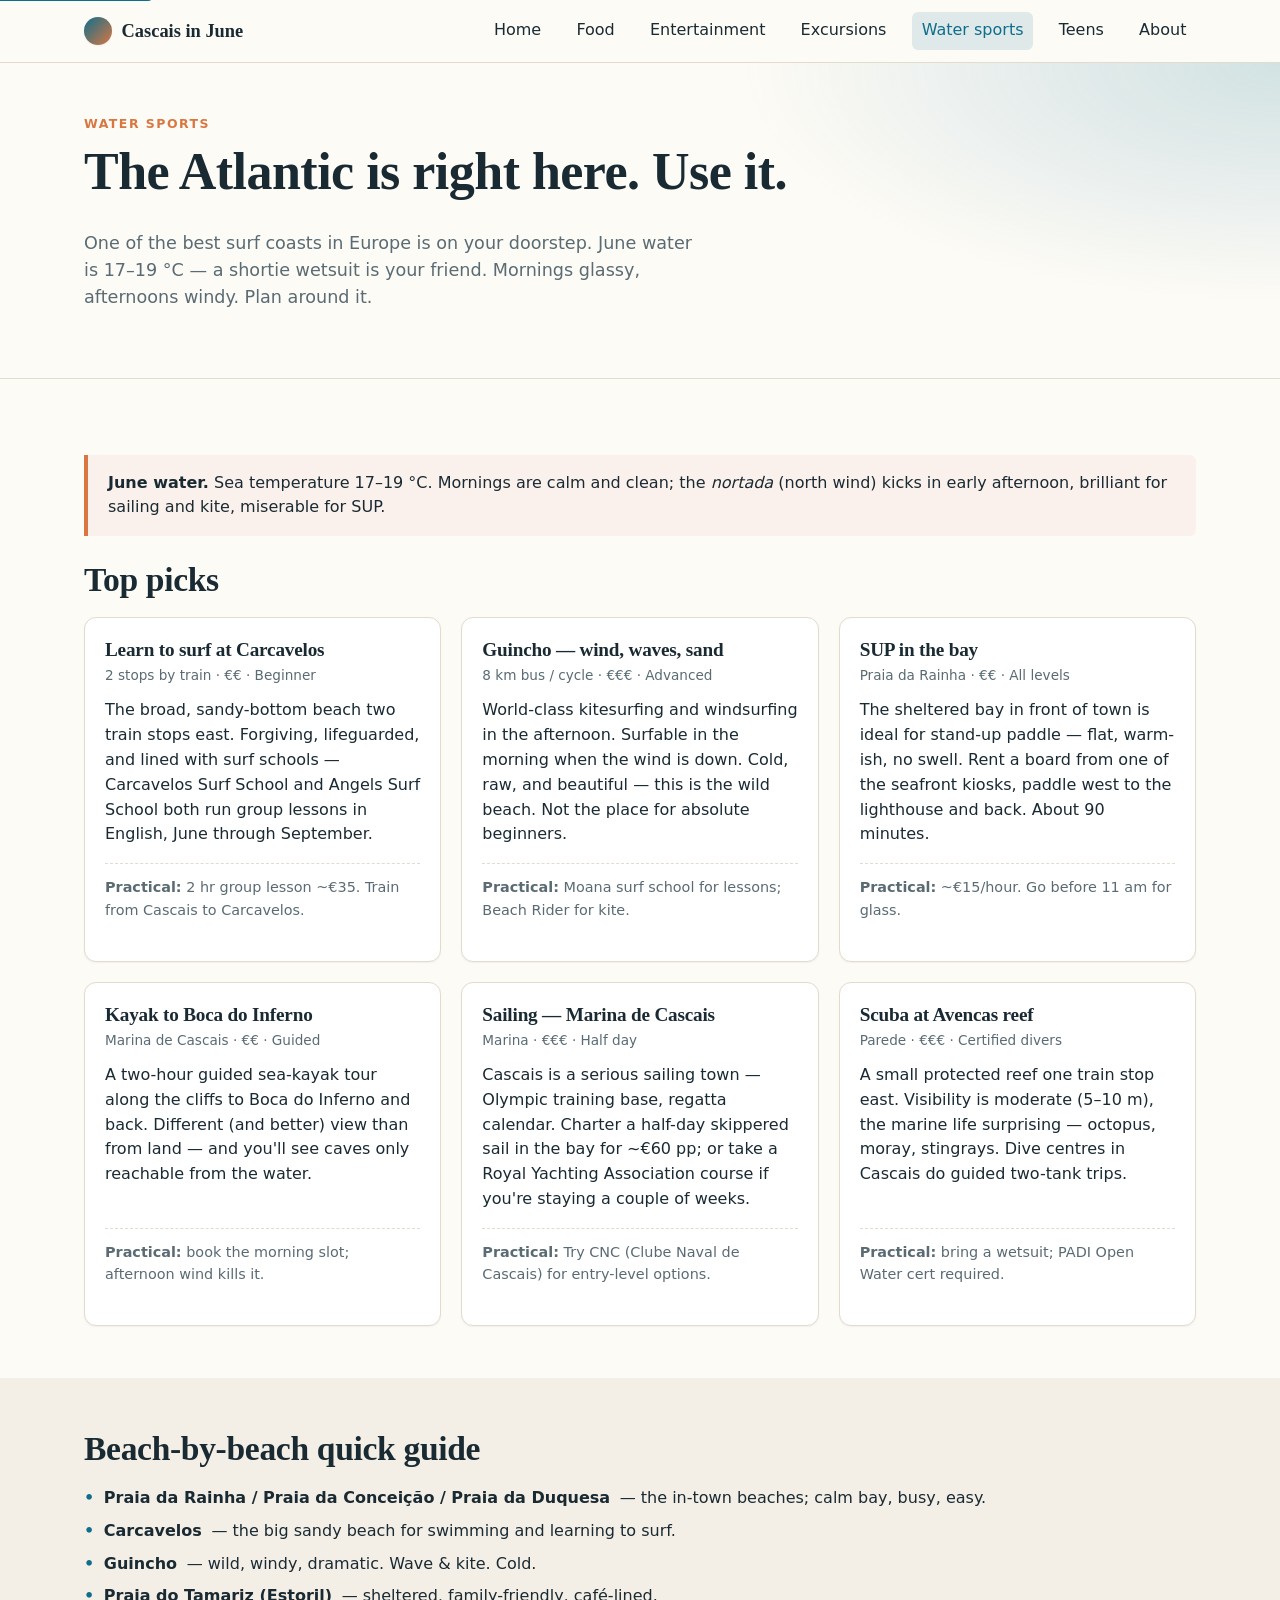
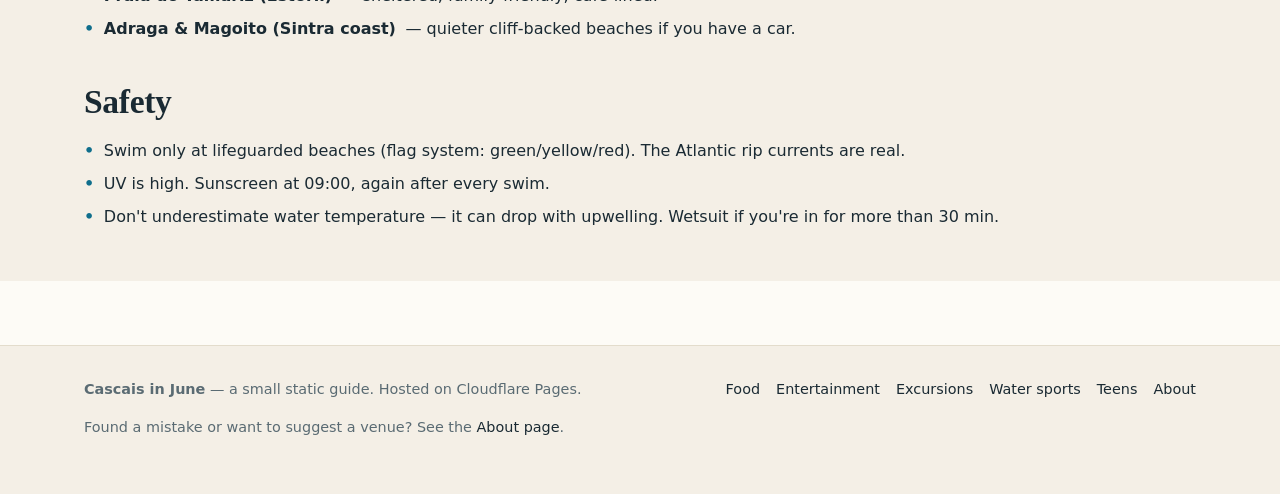
<file: water-sports/index.html>
<!doctype html>
<html lang="en">
  <head>
    <meta charset="utf-8" />
    <meta name="viewport" content="width=device-width, initial-scale=1" />
    <meta name="color-scheme" content="light dark" />
    <meta name="description" content="Water sports in Cascais in June — surfing, SUP, kayaking, sailing, diving. Where to learn and rent." />
    <title>Water sports — Cascais in June</title>
    <link rel="icon" href="/assets/favicon.svg" type="image/svg+xml" />
    <link rel="stylesheet" href="/assets/css/styles.css" />
    <script defer src="/assets/js/main.js"></script>
  </head>
  <body>
    <a href="#main" class="skip-link">Skip to content</a>

    <header class="site-header">
      <div class="container site-header__inner">
        <a href="/" class="brand">
          <span class="brand__mark" aria-hidden="true"></span>
          <span>Cascais in June</span>
        </a>
        <button class="nav-toggle" type="button" aria-controls="primary-nav" aria-expanded="false" aria-label="Open menu">
          <span class="nav-toggle__bars" aria-hidden="true"></span>
        </button>
        <nav class="site-nav" id="primary-nav" aria-label="Primary">
          <ul>
            <li><a href="/">Home</a></li>
            <li><a href="/food/">Food</a></li>
            <li><a href="/entertainment/">Entertainment</a></li>
            <li><a href="/excursions/">Excursions</a></li>
            <li><a href="/water-sports/">Water sports</a></li>
            <li><a href="/teens/">Teens</a></li>
            <li><a href="/about/">About</a></li>
          </ul>
        </nav>
      </div>
    </header>

    <main id="main">

      <section class="page-header">
        <div class="container">
          <p class="eyebrow">Water sports</p>
          <h1>The Atlantic is right here. Use it.</h1>
          <p class="page-header__lede">
            One of the best surf coasts in Europe is on your doorstep. June water is 17–19 °C — a shortie wetsuit
            is your friend. Mornings glassy, afternoons windy. Plan around it.
          </p>
        </div>
      </section>

      <section class="section">
        <div class="container">

          <div class="callout">
            <p><strong>June water.</strong> Sea temperature 17–19 °C. Mornings are calm and clean; the <em>nortada</em> (north wind) kicks in early afternoon, brilliant for sailing and kite, miserable for SUP.</p>
          </div>

          <h2>Top picks</h2>
          <div class="card-grid">

            <article class="card">
              <h3>Learn to surf at Carcavelos</h3>
              <p class="card-meta">2 stops by train · €€ · Beginner</p>
              <p>The broad, sandy-bottom beach two train stops east. Forgiving, lifeguarded, and lined with surf schools — Carcavelos Surf School and Angels Surf School both run group lessons in English, June through September.</p>
              <p class="card-practical"><strong>Practical:</strong> 2 hr group lesson ~€35. Train from Cascais to Carcavelos.</p>
            </article>

            <article class="card">
              <h3>Guincho — wind, waves, sand</h3>
              <p class="card-meta">8 km bus / cycle · €€€ · Advanced</p>
              <p>World-class kitesurfing and windsurfing in the afternoon. Surfable in the morning when the wind is down. Cold, raw, and beautiful — this is the wild beach. Not the place for absolute beginners.</p>
              <p class="card-practical"><strong>Practical:</strong> Moana surf school for lessons; Beach Rider for kite.</p>
            </article>

            <article class="card">
              <h3>SUP in the bay</h3>
              <p class="card-meta">Praia da Rainha · €€ · All levels</p>
              <p>The sheltered bay in front of town is ideal for stand-up paddle — flat, warm-ish, no swell. Rent a board from one of the seafront kiosks, paddle west to the lighthouse and back. About 90 minutes.</p>
              <p class="card-practical"><strong>Practical:</strong> ~€15/hour. Go before 11 am for glass.</p>
            </article>

            <article class="card">
              <h3>Kayak to Boca do Inferno</h3>
              <p class="card-meta">Marina de Cascais · €€ · Guided</p>
              <p>A two-hour guided sea-kayak tour along the cliffs to Boca do Inferno and back. Different (and better) view than from land — and you'll see caves only reachable from the water.</p>
              <p class="card-practical"><strong>Practical:</strong> book the morning slot; afternoon wind kills it.</p>
            </article>

            <article class="card">
              <h3>Sailing — Marina de Cascais</h3>
              <p class="card-meta">Marina · €€€ · Half day</p>
              <p>Cascais is a serious sailing town — Olympic training base, regatta calendar. Charter a half-day skippered sail in the bay for ~€60 pp; or take a Royal Yachting Association course if you're staying a couple of weeks.</p>
              <p class="card-practical"><strong>Practical:</strong> Try CNC (Clube Naval de Cascais) for entry-level options.</p>
            </article>

            <article class="card">
              <h3>Scuba at Avencas reef</h3>
              <p class="card-meta">Parede · €€€ · Certified divers</p>
              <p>A small protected reef one train stop east. Visibility is moderate (5–10 m), the marine life surprising — octopus, moray, stingrays. Dive centres in Cascais do guided two-tank trips.</p>
              <p class="card-practical"><strong>Practical:</strong> bring a wetsuit; PADI Open Water cert required.</p>
            </article>

          </div>
        </div>
      </section>

      <section class="section section--alt">
        <div class="container">
          <h2>Beach-by-beach quick guide</h2>
          <ul class="list-tight">
            <li><strong>Praia da Rainha / Praia da Conceição / Praia da Duquesa</strong> — the in-town beaches; calm bay, busy, easy.</li>
            <li><strong>Carcavelos</strong> — the big sandy beach for swimming and learning to surf.</li>
            <li><strong>Guincho</strong> — wild, windy, dramatic. Wave & kite. Cold.</li>
            <li><strong>Praia do Tamariz (Estoril)</strong> — sheltered, family-friendly, café-lined.</li>
            <li><strong>Adraga &amp; Magoito (Sintra coast)</strong> — quieter cliff-backed beaches if you have a car.</li>
          </ul>

          <h2 style="margin-top:2.5rem;">Safety</h2>
          <ul class="list-tight">
            <li>Swim only at lifeguarded beaches (flag system: green/yellow/red). The Atlantic rip currents are real.</li>
            <li>UV is high. Sunscreen at 09:00, again after every swim.</li>
            <li>Don't underestimate water temperature — it can drop with upwelling. Wetsuit if you're in for more than 30 min.</li>
          </ul>
        </div>
      </section>

    </main>

    <footer class="site-footer">
      <div class="container site-footer__grid">
        <div>
          <p><strong>Cascais in June</strong> — a small static guide. Hosted on Cloudflare Pages.</p>
          <p class="mt-0">Found a mistake or want to suggest a venue? See the <a href="/about/">About page</a>.</p>
        </div>
        <nav aria-label="Footer">
          <ul>
            <li><a href="/food/">Food</a></li>
            <li><a href="/entertainment/">Entertainment</a></li>
            <li><a href="/excursions/">Excursions</a></li>
            <li><a href="/water-sports/">Water sports</a></li>
            <li><a href="/teens/">Teens</a></li>
            <li><a href="/about/">About</a></li>
          </ul>
        </nav>
      </div>
    </footer>
  </body>
</html>
</file>
<file: assets/css/styles.css>
/* ---------- Tokens ---------- */
:root {
  color-scheme: light dark;

  /* Light palette: sea + sand */
  --color-bg: #fdfbf6;
  --color-surface: #ffffff;
  --color-surface-alt: #f4efe6;
  --color-text: #1a2a33;
  --color-muted: #5a6b73;
  --color-accent: #0f6e8c;       /* deep Atlantic */
  --color-accent-hover: #0a566e;
  --color-warm: #d97742;         /* terracotta / sardine grill */
  --color-border: #e3dccc;
  --color-shadow: 30 60 80;      /* rgb tuple for shadows */

  --radius-sm: 6px;
  --radius-md: 12px;
  --radius-lg: 20px;

  --shadow-sm: 0 1px 2px rgb(var(--color-shadow) / 0.06);
  --shadow-md: 0 4px 14px rgb(var(--color-shadow) / 0.08);
  --shadow-lg: 0 12px 32px rgb(var(--color-shadow) / 0.12);

  --container: 72rem;

  --font-sans: ui-sans-serif, system-ui, -apple-system, "Segoe UI",
    Roboto, "Helvetica Neue", Arial, sans-serif;
  --font-display: "Georgia", "Iowan Old Style", "Times New Roman", serif;
}

@media (prefers-color-scheme: dark) {
  :root {
    --color-bg: #0d1820;
    --color-surface: #14232c;
    --color-surface-alt: #1b2e39;
    --color-text: #e6ecef;
    --color-muted: #95a6ae;
    --color-accent: #5ec2dc;
    --color-accent-hover: #84d6eb;
    --color-warm: #e89466;
    --color-border: #25404e;
    --color-shadow: 0 0 0;
  }
}

/* ---------- Reset-ish ---------- */
*,
*::before,
*::after { box-sizing: border-box; }

html { -webkit-text-size-adjust: 100%; }

body {
  margin: 0;
  font-family: var(--font-sans);
  font-size: 1rem;
  line-height: 1.55;
  background: var(--color-bg);
  color: var(--color-text);
  -webkit-font-smoothing: antialiased;
}

h1, h2, h3, h4 {
  font-family: var(--font-display);
  font-weight: 600;
  line-height: 1.2;
  margin: 0 0 0.5em;
  letter-spacing: -0.01em;
}

h1 { font-size: clamp(2rem, 4vw + 1rem, 3.25rem); }
h2 { font-size: clamp(1.5rem, 1.5vw + 1rem, 2.1rem); }
h3 { font-size: 1.2rem; }

p { margin: 0 0 1rem; }

a {
  color: var(--color-accent);
  text-decoration: none;
}
a:hover,
a:focus-visible { color: var(--color-accent-hover); text-decoration: underline; }

:focus-visible {
  outline: 3px solid var(--color-accent);
  outline-offset: 2px;
  border-radius: 4px;
}

img { max-width: 100%; height: auto; display: block; }

/* ---------- Layout primitives ---------- */
.container {
  width: 100%;
  max-width: var(--container);
  margin-inline: auto;
  padding-inline: 1.25rem;
}

.section {
  padding-block: clamp(2.5rem, 4vw, 4.5rem);
}

.section--alt { background: var(--color-surface-alt); }

.eyebrow {
  text-transform: uppercase;
  letter-spacing: 0.12em;
  font-size: 0.78rem;
  font-weight: 600;
  color: var(--color-warm);
  margin: 0 0 0.5rem;
}

/* ---------- Skip link ---------- */
.skip-link {
  position: absolute;
  left: 0;
  top: -40px;
  background: var(--color-accent);
  color: #fff;
  padding: 0.5rem 1rem;
  z-index: 100;
  border-radius: 0 0 var(--radius-sm) 0;
}
.skip-link:focus { top: 0; }

/* ---------- Header ---------- */
.site-header {
  position: sticky;
  top: 0;
  z-index: 50;
  background: color-mix(in srgb, var(--color-bg) 92%, transparent);
  backdrop-filter: saturate(160%) blur(10px);
  border-bottom: 1px solid var(--color-border);
}

.site-header__inner {
  display: flex;
  align-items: center;
  justify-content: space-between;
  gap: 1rem;
  padding-block: 0.75rem;
}

.brand {
  display: inline-flex;
  align-items: center;
  gap: 0.6rem;
  font-family: var(--font-display);
  font-weight: 700;
  font-size: 1.15rem;
  color: var(--color-text);
}

.brand:hover { text-decoration: none; }

.brand__mark {
  width: 1.75rem; height: 1.75rem;
  border-radius: 50%;
  background: linear-gradient(135deg, var(--color-accent), var(--color-warm));
  display: inline-block;
  box-shadow: var(--shadow-sm);
}

.nav-toggle {
  display: none;
  background: transparent;
  border: 1px solid var(--color-border);
  color: var(--color-text);
  width: 2.5rem; height: 2.5rem;
  border-radius: var(--radius-sm);
  padding: 0;
  align-items: center;
  justify-content: center;
  cursor: pointer;
}

.nav-toggle__bars { display: inline-block; width: 1.1rem; height: 2px; background: currentColor; position: relative; }
.nav-toggle__bars::before,
.nav-toggle__bars::after {
  content: "";
  position: absolute; left: 0;
  width: 100%; height: 2px;
  background: currentColor;
}
.nav-toggle__bars::before { top: -6px; }
.nav-toggle__bars::after  { top: 6px; }

.site-nav ul {
  list-style: none;
  margin: 0; padding: 0;
  display: flex;
  flex-wrap: wrap;
  gap: 0.25rem 1rem;
}

.site-nav a {
  display: inline-block;
  padding: 0.4rem 0.6rem;
  border-radius: var(--radius-sm);
  color: var(--color-text);
  font-weight: 500;
}

.site-nav a:hover,
.site-nav a:focus-visible {
  background: var(--color-surface-alt);
  text-decoration: none;
}

.site-nav a[aria-current="page"] {
  color: var(--color-accent);
  background: color-mix(in srgb, var(--color-accent) 12%, transparent);
}

@media (max-width: 760px) {
  .nav-toggle { display: inline-flex; }
  .site-nav {
    display: none;
    position: absolute;
    left: 0; right: 0; top: 100%;
    background: var(--color-bg);
    border-bottom: 1px solid var(--color-border);
    padding: 0.75rem 1.25rem 1.25rem;
    box-shadow: var(--shadow-md);
  }
  .site-nav.is-open { display: block; }
  .site-nav ul { flex-direction: column; gap: 0.25rem; }
  .site-nav a { display: block; padding: 0.65rem 0.5rem; }
}

/* ---------- Hero ---------- */
.hero {
  position: relative;
  padding: clamp(3rem, 6vw, 5.5rem) 0;
  background:
    radial-gradient(1200px 600px at 80% -10%, color-mix(in srgb, var(--color-accent) 22%, transparent), transparent 60%),
    radial-gradient(800px 500px at -10% 110%, color-mix(in srgb, var(--color-warm) 22%, transparent), transparent 60%),
    var(--color-bg);
  overflow: hidden;
}

.hero__grid {
  display: grid;
  grid-template-columns: 1.2fr 1fr;
  gap: clamp(1.5rem, 4vw, 3rem);
  align-items: center;
}

@media (max-width: 800px) {
  .hero__grid { grid-template-columns: 1fr; }
}

.hero__title {
  margin-bottom: 0.75rem;
}

.hero__lede {
  font-size: 1.15rem;
  color: var(--color-muted);
  max-width: 36ch;
}

.hero__cta {
  display: inline-flex;
  align-items: center;
  gap: 0.5rem;
  margin-top: 1rem;
  padding: 0.75rem 1.25rem;
  background: var(--color-accent);
  color: #fff;
  border-radius: 999px;
  font-weight: 600;
  box-shadow: var(--shadow-md);
}
.hero__cta:hover { background: var(--color-accent-hover); text-decoration: none; }

.hero__art {
  aspect-ratio: 4 / 3;
  border-radius: var(--radius-lg);
  background:
    linear-gradient(180deg, transparent 55%, rgba(0,0,0,0.18)),
    linear-gradient(180deg, #6cc1d8 0%, #79bfe0 35%, #c8a878 60%, #e7d3a7 100%);
  box-shadow: var(--shadow-lg);
  position: relative;
  overflow: hidden;
}

/* simple SVG-style "scene" rendered with gradients + shapes */
.hero__art::before,
.hero__art::after {
  content: "";
  position: absolute;
  inset: 0;
}
.hero__art::before {
  background:
    radial-gradient(50px 50px at 20% 20%, #fff 60%, transparent 62%); /* sun */
}
.hero__art::after {
  background:
    /* sail */
    linear-gradient(45deg, transparent 49%, #fff 50%, transparent 51%) 60% 60% / 60px 80px no-repeat,
    /* hull */
    radial-gradient(80px 20px at 70% 72%, #1a2a33 60%, transparent 62%);
}

/* ---------- Page header (non-home pages) ---------- */
.page-header {
  padding-block: clamp(2.5rem, 4vw, 4rem);
  background:
    radial-gradient(900px 400px at 100% 0%, color-mix(in srgb, var(--color-accent) 18%, transparent), transparent 60%),
    var(--color-bg);
  border-bottom: 1px solid var(--color-border);
}

.page-header__lede {
  max-width: 56ch;
  color: var(--color-muted);
  font-size: 1.1rem;
}

/* ---------- Cards ---------- */
.card-grid {
  display: grid;
  gap: 1.25rem;
  grid-template-columns: repeat(auto-fill, minmax(min(100%, 18rem), 1fr));
}

.card {
  background: var(--color-surface);
  border: 1px solid var(--color-border);
  border-radius: var(--radius-md);
  padding: 1.25rem 1.25rem 1.5rem;
  box-shadow: var(--shadow-sm);
  transition: transform 120ms ease, box-shadow 120ms ease, border-color 120ms ease;
  display: flex;
  flex-direction: column;
}

.card:hover {
  transform: translateY(-2px);
  box-shadow: var(--shadow-md);
  border-color: color-mix(in srgb, var(--color-accent) 40%, var(--color-border));
}

.card h3 { margin-bottom: 0.25rem; }
.card-meta {
  color: var(--color-muted);
  font-size: 0.85rem;
  margin: 0 0 0.75rem;
}
.card-practical {
  margin-top: auto;
  padding-top: 0.75rem;
  border-top: 1px dashed var(--color-border);
  font-size: 0.9rem;
  color: var(--color-muted);
}

.card-link {
  display: flex;
  flex-direction: column;
  color: inherit;
}
.card-link:hover { text-decoration: none; color: inherit; }

.card-emoji {
  font-size: 1.6rem;
  margin-bottom: 0.5rem;
}

/* Topic-card variant (homepage) */
.topic-card {
  background: var(--color-surface);
  border: 1px solid var(--color-border);
  border-radius: var(--radius-md);
  padding: 1.5rem;
  box-shadow: var(--shadow-sm);
  transition: transform 120ms ease, box-shadow 120ms ease;
}
.topic-card:hover { transform: translateY(-3px); box-shadow: var(--shadow-md); }
.topic-card h3 {
  display: flex; align-items: center; gap: 0.5rem;
  margin-bottom: 0.25rem;
}
.topic-card p { color: var(--color-muted); margin: 0.25rem 0 0.75rem; }
.topic-card__more { font-weight: 600; }

/* ---------- Callouts ---------- */
.callout {
  border-left: 4px solid var(--color-warm);
  background: color-mix(in srgb, var(--color-warm) 10%, var(--color-surface));
  padding: 1rem 1.25rem;
  border-radius: 0 var(--radius-sm) var(--radius-sm) 0;
  margin: 1.5rem 0;
}
.callout--info {
  border-left-color: var(--color-accent);
  background: color-mix(in srgb, var(--color-accent) 10%, var(--color-surface));
}
.callout p:last-child { margin-bottom: 0; }

/* ---------- Lists ---------- */
.list-tight {
  list-style: none;
  padding: 0;
  margin: 0;
  display: grid;
  gap: 0.5rem;
}
.list-tight li {
  display: flex;
  gap: 0.6rem;
  align-items: baseline;
}
.list-tight li::before {
  content: "•";
  color: var(--color-accent);
  font-weight: 700;
}

/* ---------- Footer ---------- */
.site-footer {
  margin-top: 4rem;
  padding: 2rem 0 2.5rem;
  border-top: 1px solid var(--color-border);
  background: var(--color-surface-alt);
  color: var(--color-muted);
  font-size: 0.9rem;
}
.site-footer__grid {
  display: grid;
  gap: 1.5rem;
  grid-template-columns: 1fr auto;
  align-items: start;
}
@media (max-width: 600px) {
  .site-footer__grid { grid-template-columns: 1fr; }
}
.site-footer a { color: var(--color-text); }
.site-footer ul { list-style: none; padding: 0; margin: 0; display: flex; gap: 1rem; flex-wrap: wrap; }

/* ---------- Utility ---------- */
.visually-hidden {
  position: absolute !important;
  width: 1px; height: 1px;
  padding: 0; margin: -1px;
  overflow: hidden; clip: rect(0,0,0,0);
  white-space: nowrap; border: 0;
}

.text-muted { color: var(--color-muted); }
.mt-0 { margin-top: 0; }
</file>
